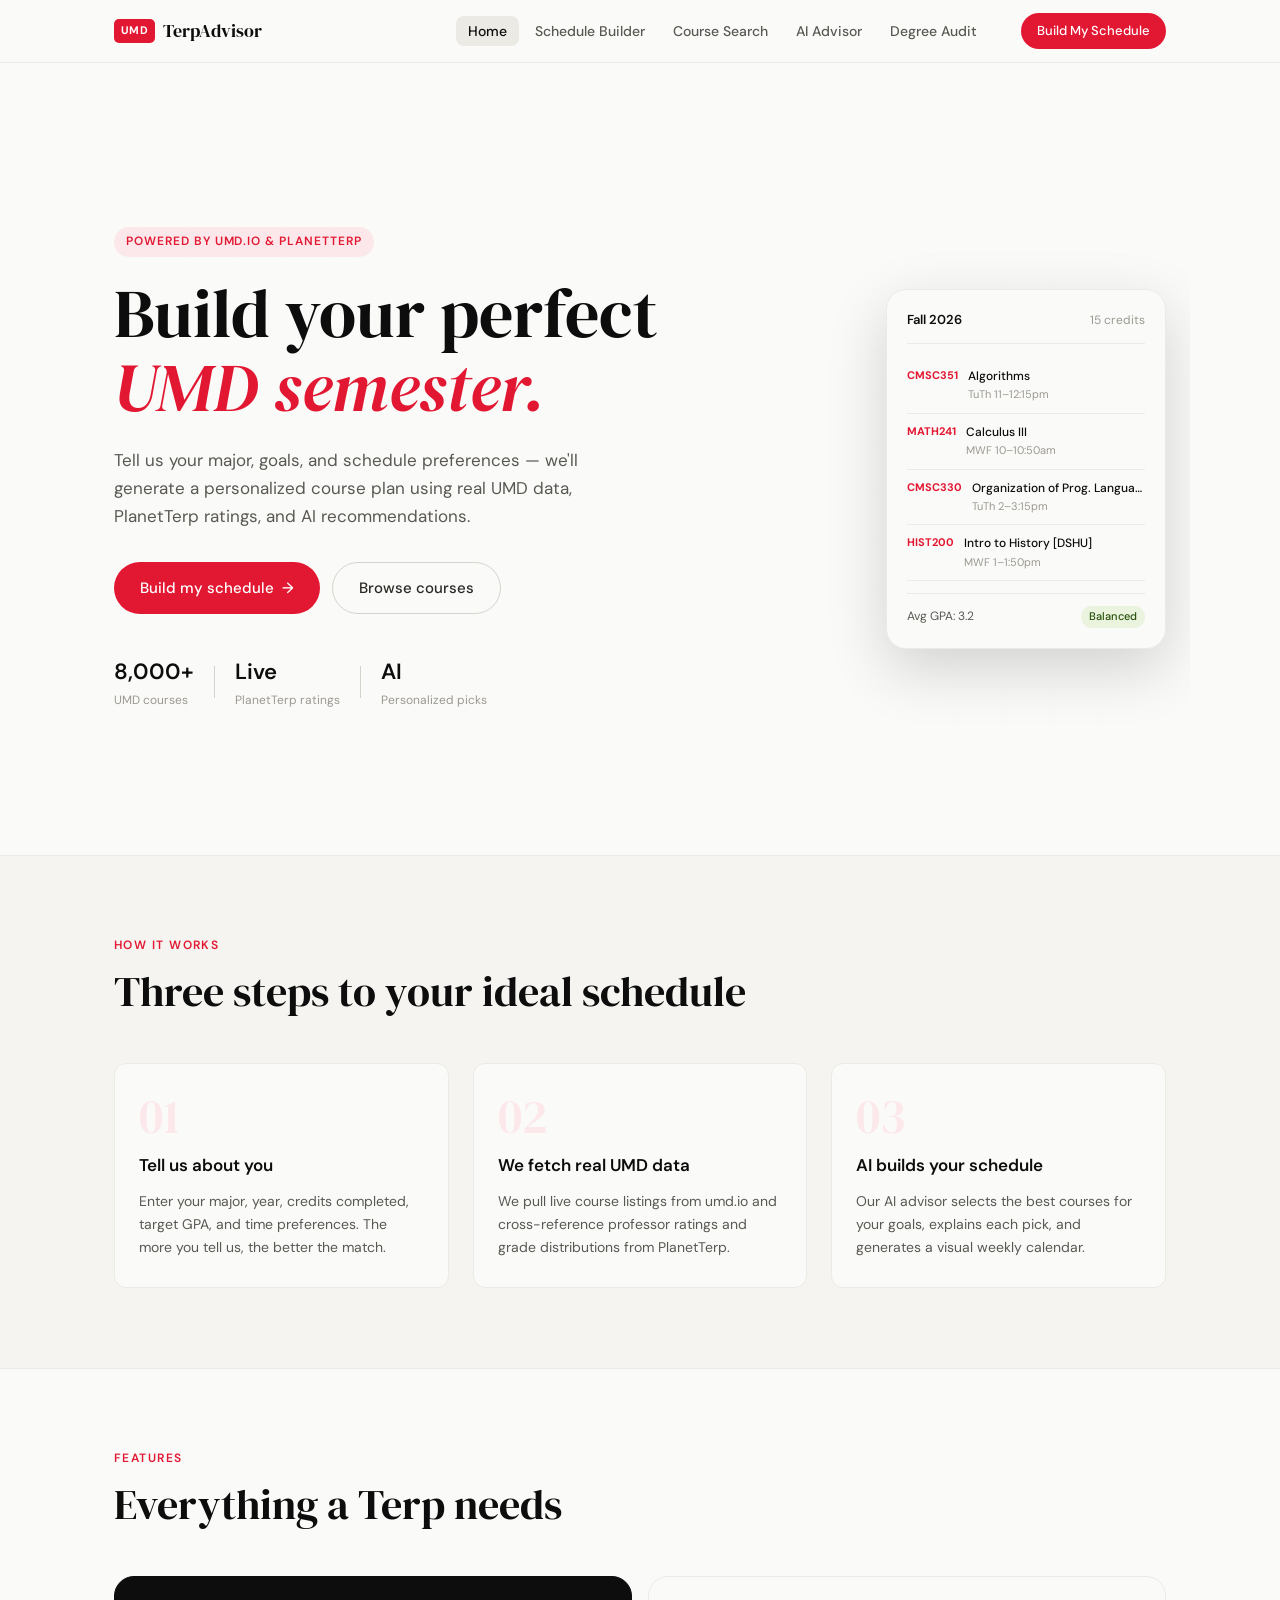
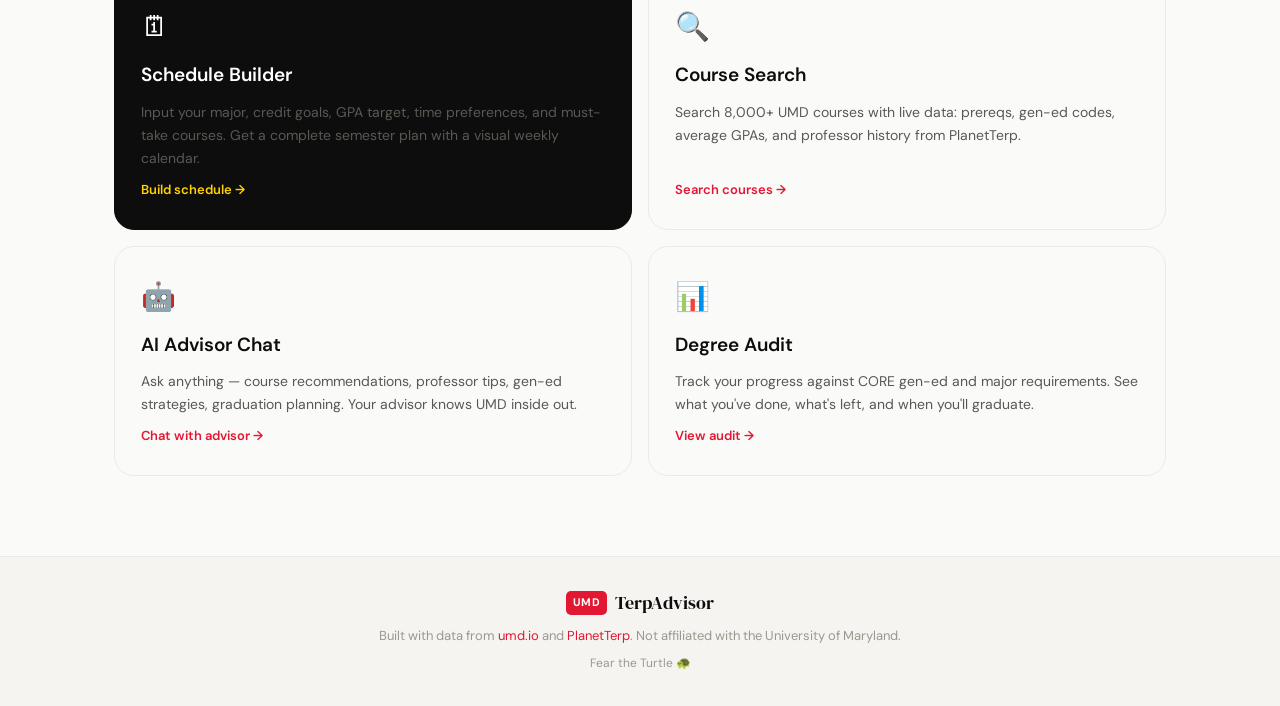
<file: index.html>
<!DOCTYPE html>
<html lang="en">
<head>
  <meta charset="UTF-8" />
  <meta name="viewport" content="width=device-width, initial-scale=1.0" />
  <title>TerpAdvisor — UMD Schedule Builder</title>
  <link rel="preconnect" href="https://fonts.googleapis.com" />
  <link rel="preconnect" href="https://fonts.gstatic.com" crossorigin />
  <link href="https://fonts.googleapis.com/css2?family=DM+Serif+Display:ital@0;1&family=DM+Sans:wght@300;400;500;600&display=swap" rel="stylesheet" />
  <link rel="stylesheet" href="css/style.css" />
</head>
<body>

  <!-- ── NAV ─────────────────────────────────────────── -->
  <header class="site-header">
    <nav class="nav-inner">
      <a href="index.html" class="logo">
        <span class="logo-badge">UMD</span>
        <span class="logo-text">TerpAdvisor</span>
      </a>
      <ul class="nav-links">
        <li><a href="index.html" class="nav-link active">Home</a></li>
        <li><a href="pages/builder.html" class="nav-link">Schedule Builder</a></li>
        <li><a href="pages/courses.html" class="nav-link">Course Search</a></li>
        <li><a href="pages/advisor.html" class="nav-link">AI Advisor</a></li>
        <li><a href="pages/audit.html" class="nav-link">Degree Audit</a></li>
      </ul>
      <a href="pages/builder.html" class="cta-btn">Build My Schedule</a>
      <button class="hamburger" id="hamburger" aria-label="Open menu">
        <span></span><span></span><span></span>
      </button>
    </nav>
    <div class="mobile-menu" id="mobileMenu">
      <a href="index.html">Home</a>
      <a href="pages/builder.html">Schedule Builder</a>
      <a href="pages/courses.html">Course Search</a>
      <a href="pages/advisor.html">AI Advisor</a>
      <a href="pages/audit.html">Degree Audit</a>
    </div>
  </header>

  <!-- ── HERO ─────────────────────────────────────────── -->
  <section class="hero">
    <div class="hero-bg">
      <div class="hero-grid"></div>
    </div>
    <div class="hero-content">
      <div class="hero-badge">Powered by umd.io &amp; PlanetTerp</div>
      <h1 class="hero-title">
        Build your perfect<br />
        <em>UMD semester.</em>
      </h1>
      <p class="hero-sub">Tell us your major, goals, and schedule preferences — we'll generate a personalized course plan using real UMD data, PlanetTerp ratings, and AI recommendations.</p>
      <div class="hero-actions">
        <a href="pages/builder.html" class="btn-primary">Build my schedule <span>→</span></a>
        <a href="pages/courses.html" class="btn-ghost">Browse courses</a>
      </div>
      <div class="hero-stats">
        <div class="hstat"><span class="hstat-n">8,000+</span><span class="hstat-l">UMD courses</span></div>
        <div class="hstat-div"></div>
        <div class="hstat"><span class="hstat-n">Live</span><span class="hstat-l">PlanetTerp ratings</span></div>
        <div class="hstat-div"></div>
        <div class="hstat"><span class="hstat-n">AI</span><span class="hstat-l">Personalized picks</span></div>
      </div>
    </div>
    <div class="hero-card-float">
      <div class="float-card">
        <div class="fc-header">
          <span class="fc-sem">Fall 2026</span>
          <span class="fc-cr">15 credits</span>
        </div>
        <div class="fc-course">
          <span class="fc-code">CMSC351</span>
          <span class="fc-name">Algorithms</span>
          <span class="fc-time">TuTh 11–12:15pm</span>
        </div>
        <div class="fc-course">
          <span class="fc-code">MATH241</span>
          <span class="fc-name">Calculus III</span>
          <span class="fc-time">MWF 10–10:50am</span>
        </div>
        <div class="fc-course">
          <span class="fc-code">CMSC330</span>
          <span class="fc-name">Organization of Prog. Languages</span>
          <span class="fc-time">TuTh 2–3:15pm</span>
        </div>
        <div class="fc-course">
          <span class="fc-code">HIST200</span>
          <span class="fc-name">Intro to History [DSHU]</span>
          <span class="fc-time">MWF 1–1:50pm</span>
        </div>
        <div class="fc-footer">
          <span class="fc-gpa">Avg GPA: 3.2</span>
          <span class="fc-tag">Balanced</span>
        </div>
      </div>
    </div>
  </section>

  <!-- ── HOW IT WORKS ──────────────────────────────────── -->
  <section class="how-section">
    <div class="container">
      <p class="section-eyebrow">How it works</p>
      <h2 class="section-title">Three steps to your ideal schedule</h2>
      <div class="steps-grid">
        <div class="step-card">
          <div class="step-num">01</div>
          <h3>Tell us about you</h3>
          <p>Enter your major, year, credits completed, target GPA, and time preferences. The more you tell us, the better the match.</p>
        </div>
        <div class="step-card">
          <div class="step-num">02</div>
          <h3>We fetch real UMD data</h3>
          <p>We pull live course listings from umd.io and cross-reference professor ratings and grade distributions from PlanetTerp.</p>
        </div>
        <div class="step-card">
          <div class="step-num">03</div>
          <h3>AI builds your schedule</h3>
          <p>Our AI advisor selects the best courses for your goals, explains each pick, and generates a visual weekly calendar.</p>
        </div>
      </div>
    </div>
  </section>

  <!-- ── FEATURES ──────────────────────────────────────── -->
  <section class="features-section">
    <div class="container">
      <p class="section-eyebrow">Features</p>
      <h2 class="section-title">Everything a Terp needs</h2>
      <div class="features-grid">
        <a href="pages/builder.html" class="feature-card feature-card--primary">
          <div class="feat-icon">🗓</div>
          <h3>Schedule Builder</h3>
          <p>Input your major, credit goals, GPA target, time preferences, and must-take courses. Get a complete semester plan with a visual weekly calendar.</p>
          <span class="feat-link">Build schedule →</span>
        </a>
        <a href="pages/courses.html" class="feature-card">
          <div class="feat-icon">🔍</div>
          <h3>Course Search</h3>
          <p>Search 8,000+ UMD courses with live data: prereqs, gen-ed codes, average GPAs, and professor history from PlanetTerp.</p>
          <span class="feat-link">Search courses →</span>
        </a>
        <a href="pages/advisor.html" class="feature-card">
          <div class="feat-icon">🤖</div>
          <h3>AI Advisor Chat</h3>
          <p>Ask anything — course recommendations, professor tips, gen-ed strategies, graduation planning. Your advisor knows UMD inside out.</p>
          <span class="feat-link">Chat with advisor →</span>
        </a>
        <a href="pages/audit.html" class="feature-card">
          <div class="feat-icon">📊</div>
          <h3>Degree Audit</h3>
          <p>Track your progress against CORE gen-ed and major requirements. See what you've done, what's left, and when you'll graduate.</p>
          <span class="feat-link">View audit →</span>
        </a>
      </div>
    </div>
  </section>

  <!-- ── FOOTER ─────────────────────────────────────────── -->
  <footer class="site-footer">
    <div class="container footer-inner">
      <div class="footer-brand">
        <span class="logo-badge">UMD</span>
        <span class="logo-text">TerpAdvisor</span>
      </div>
      <p class="footer-note">Built with data from <a href="https://umd.io" target="_blank">umd.io</a> and <a href="https://planetterp.com" target="_blank">PlanetTerp</a>. Not affiliated with the University of Maryland.</p>
      <p class="footer-note footer-copy">Fear the Turtle 🐢</p>
    </div>
  </footer>

  <script src="js/nav.js"></script>
</body>
</html>
</file>
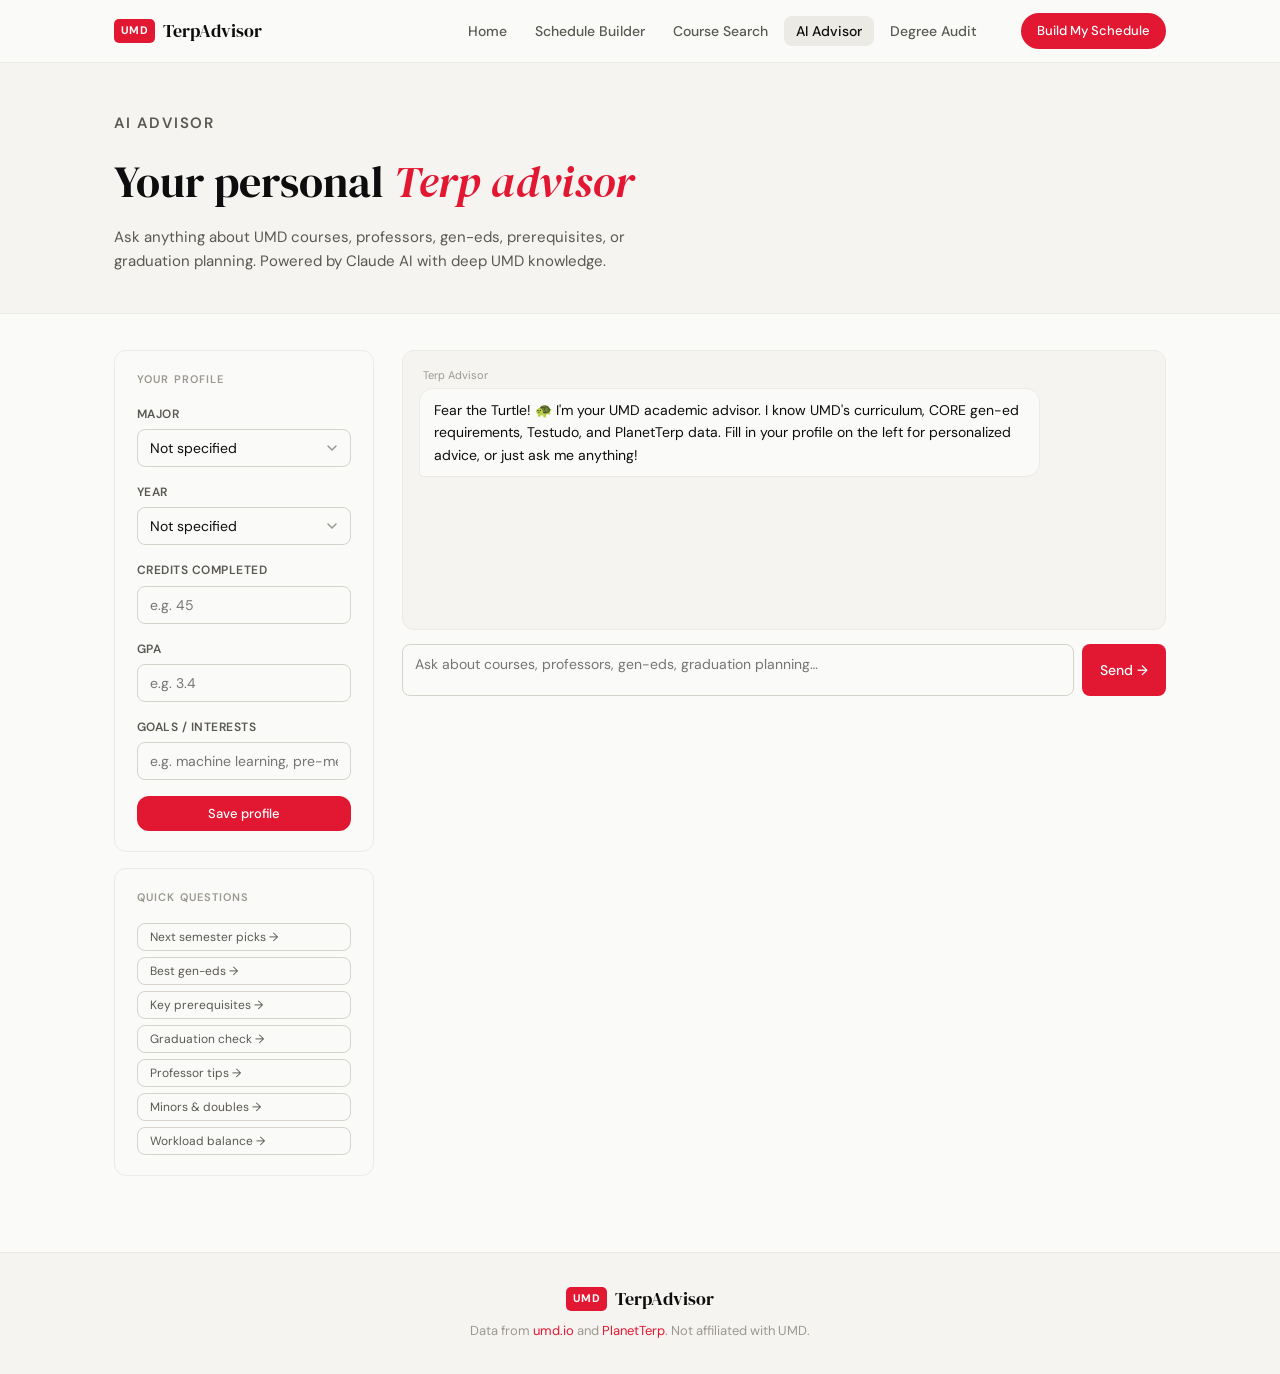
<file: pages/advisor.html>
<!DOCTYPE html>
<html lang="en">
<head>
  <meta charset="UTF-8"/>
  <meta name="viewport" content="width=device-width,initial-scale=1.0"/>
  <title>AI Advisor — TerpAdvisor</title>
  <link rel="preconnect" href="https://fonts.googleapis.com"/>
  <link rel="preconnect" href="https://fonts.gstatic.com" crossorigin/>
  <link href="https://fonts.googleapis.com/css2?family=DM+Serif+Display:ital@0;1&family=DM+Sans:wght@300;400;500;600&display=swap" rel="stylesheet"/>
  <link rel="stylesheet" href="../css/style.css"/>
</head>
<body>

<header class="site-header">
  <nav class="nav-inner">
    <a href="../index.html" class="logo">
      <span class="logo-badge">UMD</span><span class="logo-text">TerpAdvisor</span>
    </a>
    <ul class="nav-links">
      <li><a href="../index.html" class="nav-link">Home</a></li>
      <li><a href="builder.html" class="nav-link">Schedule Builder</a></li>
      <li><a href="courses.html" class="nav-link">Course Search</a></li>
      <li><a href="advisor.html" class="nav-link active">AI Advisor</a></li>
      <li><a href="audit.html" class="nav-link">Degree Audit</a></li>
    </ul>
    <a href="builder.html" class="cta-btn">Build My Schedule</a>
    <button class="hamburger" id="hamburger" aria-label="Open menu"><span></span><span></span><span></span></button>
  </nav>
  <div class="mobile-menu" id="mobileMenu">
    <a href="../index.html">Home</a>
    <a href="builder.html">Schedule Builder</a>
    <a href="courses.html">Course Search</a>
    <a href="advisor.html">AI Advisor</a>
    <a href="audit.html">Degree Audit</a>
  </div>
</header>

<section class="page-hero">
  <div class="container">
    <p class="section-eyebrow">AI Advisor</p>
    <h1>Your personal <em>Terp advisor</em></h1>
    <p>Ask anything about UMD courses, professors, gen-eds, prerequisites, or graduation planning. Powered by Claude AI with deep UMD knowledge.</p>
  </div>
</section>

<main class="page-body">
  <div class="container">
    <div style="display:grid;grid-template-columns:260px 1fr;gap:28px;align-items:start;">

      <!-- Sidebar: profile + quick prompts -->
      <div>
        <div class="card">
          <div class="card-title">Your profile</div>
          <div class="field">
            <label>Major</label>
            <select id="pMajor">
              <option value="">Not specified</option>
              <option value="Computer Science">Computer Science</option>
              <option value="Mathematics">Mathematics</option>
              <option value="Biology">Biology</option>
              <option value="Chemistry">Chemistry</option>
              <option value="Physics">Physics</option>
              <option value="Business">Business (BMGT)</option>
              <option value="Mechanical Engineering">Mechanical Engineering</option>
              <option value="Electrical Engineering">Electrical Engineering</option>
              <option value="Psychology">Psychology</option>
              <option value="Economics">Economics</option>
              <option value="English">English</option>
              <option value="History">History</option>
              <option value="Government & Politics">Government &amp; Politics</option>
            </select>
          </div>
          <div class="field">
            <label>Year</label>
            <select id="pYear">
              <option value="">Not specified</option>
              <option>Freshman</option>
              <option>Sophomore</option>
              <option>Junior</option>
              <option>Senior</option>
            </select>
          </div>
          <div class="field">
            <label>Credits completed</label>
            <input type="number" id="pCr" placeholder="e.g. 45" min="0" max="150"/>
          </div>
          <div class="field">
            <label>GPA</label>
            <input type="number" id="pGPA" placeholder="e.g. 3.4" min="0" max="4" step="0.1"/>
          </div>
          <div class="field">
            <label>Goals / interests</label>
            <input type="text" id="pGoals" placeholder="e.g. machine learning, pre-med"/>
          </div>
          <button class="btn-red" onclick="applyProfile()" style="font-size:13px;padding:9px;">Save profile</button>
          <div id="profileSaved" style="display:none;font-size:12px;color:#3B6D11;text-align:center;margin-top:8px;">✓ Profile saved</div>
        </div>

        <div class="card">
          <div class="card-title">Quick questions</div>
          <div style="display:flex;flex-direction:column;gap:6px;">
            <button class="chip" style="text-align:left;border-radius:8px;" onclick="sendQuick('What courses should I take next semester given my major and year?')">Next semester picks →</button>
            <button class="chip" style="text-align:left;border-radius:8px;" onclick="sendQuick('What are the easiest gen-ed courses at UMD that are also interesting?')">Best gen-eds →</button>
            <button class="chip" style="text-align:left;border-radius:8px;" onclick="sendQuick('What are the most important prerequisites I should complete ASAP?')">Key prerequisites →</button>
            <button class="chip" style="text-align:left;border-radius:8px;" onclick="sendQuick('Am I on track to graduate on time?')">Graduation check →</button>
            <button class="chip" style="text-align:left;border-radius:8px;" onclick="sendQuick('What professors should I look for when registering on Testudo?')">Professor tips →</button>
            <button class="chip" style="text-align:left;border-radius:8px;" onclick="sendQuick('What double majors or minors pair well with my major?')">Minors & doubles →</button>
            <button class="chip" style="text-align:left;border-radius:8px;" onclick="sendQuick('How do I balance a heavy workload semester at UMD?')">Workload balance →</button>
          </div>
        </div>
      </div>

      <!-- Chat area -->
      <div>
        <div class="chat-wrap" id="chatArea">
          <div class="msg assistant">
            <span class="msg-lbl">Terp Advisor</span>
            <div class="bubble">Fear the Turtle! 🐢 I'm your UMD academic advisor. I know UMD's curriculum, CORE gen-ed requirements, Testudo, and PlanetTerp data. Fill in your profile on the left for personalized advice, or just ask me anything!</div>
          </div>
        </div>
        <div class="chat-input-row">
          <textarea id="chatInput" placeholder="Ask about courses, professors, gen-eds, graduation planning…" onkeydown="if(event.key==='Enter'&&!event.shiftKey){event.preventDefault();sendMsg();}"></textarea>
          <button class="chat-send-btn" id="sendBtn" onclick="sendMsg()">Send →</button>
        </div>
      </div>

    </div>
  </div>
</main>

<footer class="site-footer">
  <div class="container footer-inner">
    <div class="footer-brand"><span class="logo-badge">UMD</span><span class="logo-text">TerpAdvisor</span></div>
    <p class="footer-note">Data from <a href="https://umd.io" target="_blank">umd.io</a> and <a href="https://planetterp.com" target="_blank">PlanetTerp</a>. Not affiliated with UMD.</p>
  </div>
</footer>

<script src="../js/api.js"></script>
<script src="../js/nav.js"></script>
<script>
let chatHistory = [];
let profile = {};

function getSystemPrompt() {
  const p = profile;
  const prof = p.major ? `Student profile: Major: ${p.major}, Year: ${p.year || 'unknown'}, Credits: ${p.cr || '?'}, GPA: ${p.gpa || '?'}, Goals: ${p.goals || 'not specified'}.` : '';
  return `You are a knowledgeable, friendly UMD (University of Maryland, College Park) academic advisor.
${prof}

Key UMD facts you know:
- Registration is through Testudo (testudo.umd.edu)
- Course data from umd.io; professor reviews and grade distributions from PlanetTerp (planetterp.com)
- CORE gen-ed system: FSAW (writing), FSMA (math), FSOC (oral comm), FSPW (pro writing), DSHU (humanities), DSNS/DSNL (natural science), DSSP (social science), DVUP/DVCC (diversity), SCIS (science/tech)
- CS major (CMSC): requires CMSC131, 132, 216, 250, 330, 351, plus math sequence MATH140/141/240/241
- Most UMD degrees require 120 credits total
- Semesters: Fall (August) and Spring (January)
- Always recommend checking PlanetTerp for professor reviews before registering

Be specific, helpful, and concise. Use bullet points for lists. Under 250 words unless a detailed plan is requested. Occasionally say "Fear the Turtle!" to feel authentic.`;
}

function applyProfile() {
  profile = {
    major: document.getElementById('pMajor').value,
    year: document.getElementById('pYear').value,
    cr: document.getElementById('pCr').value,
    gpa: document.getElementById('pGPA').value,
    goals: document.getElementById('pGoals').value,
  };
  const el = document.getElementById('profileSaved');
  el.style.display = 'block';
  setTimeout(() => el.style.display = 'none', 2500);
}

function appendMsg(role, text) {
  const area = document.getElementById('chatArea');
  const d = document.createElement('div');
  d.className = 'msg ' + role;
  d.innerHTML = `<span class="msg-lbl">${role === 'user' ? 'You' : 'Terp Advisor'}</span><div class="bubble"></div>`;
  d.querySelector('.bubble').textContent = text;
  area.appendChild(d);
  area.scrollTop = area.scrollHeight;
}

function showTyping() {
  const area = document.getElementById('chatArea');
  const d = document.createElement('div');
  d.className = 'msg assistant'; d.id = 'typing-ind';
  d.innerHTML = '<span class="msg-lbl">Terp Advisor</span><div class="bubble" style="padding:10px 14px;"><span class="typing-dot"></span><span class="typing-dot"></span><span class="typing-dot"></span></div>';
  area.appendChild(d);
  area.scrollTop = area.scrollHeight;
}

async function sendMsg() {
  const inp = document.getElementById('chatInput');
  const text = inp.value.trim();
  if (!text) return;
  document.getElementById('sendBtn').disabled = true;
  inp.value = '';
  appendMsg('user', text);
  chatHistory.push({ role: 'user', content: text });
  showTyping();
  try {
    const reply = await claudeChat(chatHistory, getSystemPrompt());
    document.getElementById('typing-ind')?.remove();
    appendMsg('assistant', reply);
    chatHistory.push({ role: 'assistant', content: reply });
  } catch {
    document.getElementById('typing-ind')?.remove();
    appendMsg('assistant', 'Something went wrong. Please try again.');
  }
  document.getElementById('sendBtn').disabled = false;
}

function sendQuick(text) {
  document.getElementById('chatInput').value = text;
  sendMsg();
}

// Handle ?q= param from course search links
window.addEventListener('DOMContentLoaded', () => {
  const q = new URLSearchParams(location.search).get('q');
  if (q) sendQuick(q);
});
</script>
</body>
</html>
</file>
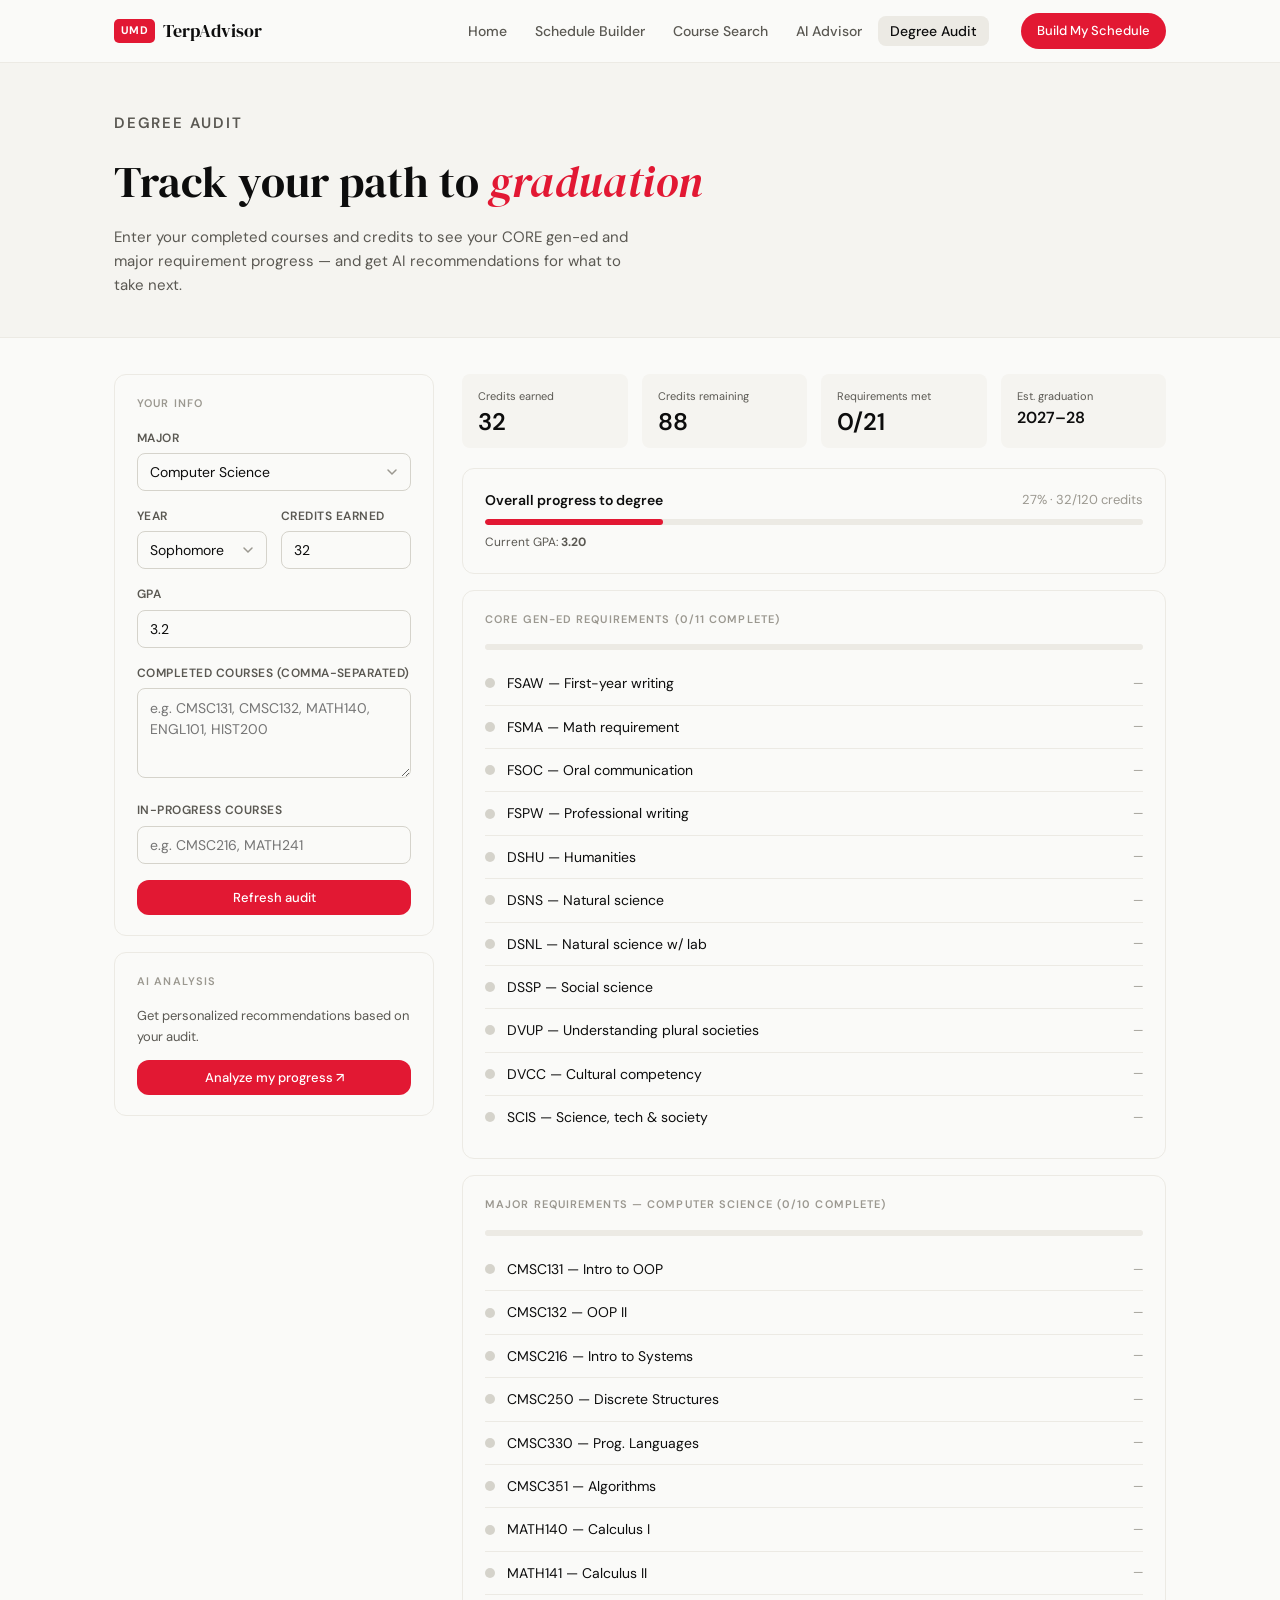
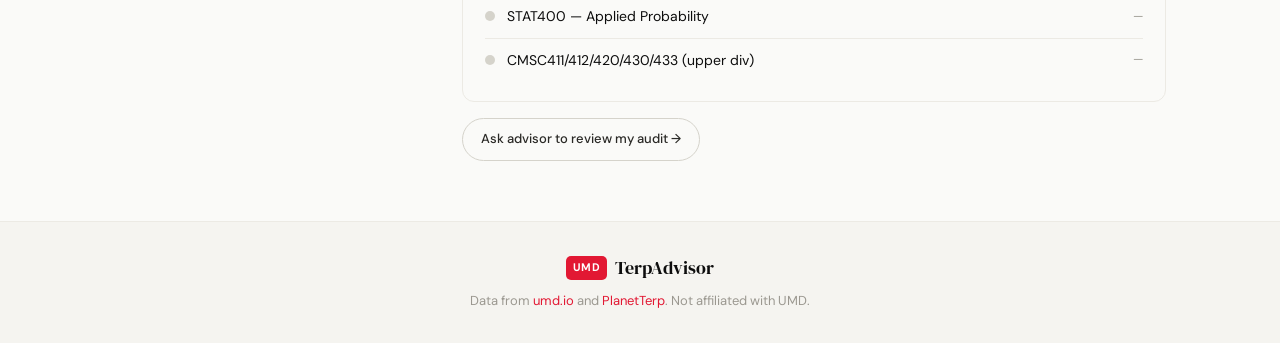
<file: pages/audit.html>
<!DOCTYPE html>
<html lang="en">
<head>
  <meta charset="UTF-8"/>
  <meta name="viewport" content="width=device-width,initial-scale=1.0"/>
  <title>Degree Audit — TerpAdvisor</title>
  <link rel="preconnect" href="https://fonts.googleapis.com"/>
  <link rel="preconnect" href="https://fonts.gstatic.com" crossorigin/>
  <link href="https://fonts.googleapis.com/css2?family=DM+Serif+Display:ital@0;1&family=DM+Sans:wght@300;400;500;600&display=swap" rel="stylesheet"/>
  <link rel="stylesheet" href="../css/style.css"/>
</head>
<body>

<header class="site-header">
  <nav class="nav-inner">
    <a href="../index.html" class="logo">
      <span class="logo-badge">UMD</span><span class="logo-text">TerpAdvisor</span>
    </a>
    <ul class="nav-links">
      <li><a href="../index.html" class="nav-link">Home</a></li>
      <li><a href="builder.html" class="nav-link">Schedule Builder</a></li>
      <li><a href="courses.html" class="nav-link">Course Search</a></li>
      <li><a href="advisor.html" class="nav-link">AI Advisor</a></li>
      <li><a href="audit.html" class="nav-link active">Degree Audit</a></li>
    </ul>
    <a href="builder.html" class="cta-btn">Build My Schedule</a>
    <button class="hamburger" id="hamburger" aria-label="Open menu"><span></span><span></span><span></span></button>
  </nav>
  <div class="mobile-menu" id="mobileMenu">
    <a href="../index.html">Home</a>
    <a href="builder.html">Schedule Builder</a>
    <a href="courses.html">Course Search</a>
    <a href="advisor.html">AI Advisor</a>
    <a href="audit.html">Degree Audit</a>
  </div>
</header>

<section class="page-hero">
  <div class="container">
    <p class="section-eyebrow">Degree Audit</p>
    <h1>Track your path to <em>graduation</em></h1>
    <p>Enter your completed courses and credits to see your CORE gen-ed and major requirement progress — and get AI recommendations for what to take next.</p>
  </div>
</section>

<main class="page-body">
  <div class="container">
    <div style="display:grid;grid-template-columns:320px 1fr;gap:28px;align-items:start;">

      <!-- Left: Inputs -->
      <div>
        <div class="card">
          <div class="card-title">Your info</div>
          <div class="field">
            <label>Major</label>
            <select id="aMajor" onchange="refreshAudit()">
              <option value="CMSC">Computer Science</option>
              <option value="MATH">Mathematics</option>
              <option value="BIOL">Biology</option>
              <option value="CHEM">Chemistry</option>
              <option value="PHYS">Physics</option>
              <option value="BMGT">Business (BMGT)</option>
              <option value="ENME">Mechanical Engineering</option>
              <option value="ENEE">Electrical Engineering</option>
              <option value="PSYC">Psychology</option>
              <option value="ECON">Economics</option>
              <option value="ENGL">English</option>
              <option value="HIST">History</option>
              <option value="GVPT">Government &amp; Politics</option>
              <option value="KNES">Kinesiology</option>
              <option value="SOCY">Sociology</option>
            </select>
          </div>
          <div class="g2">
            <div class="field">
              <label>Year</label>
              <select id="aYear" onchange="refreshAudit()">
                <option>Freshman</option>
                <option selected>Sophomore</option>
                <option>Junior</option>
                <option>Senior</option>
              </select>
            </div>
            <div class="field">
              <label>Credits earned</label>
              <input type="number" id="aCr" value="32" min="0" max="150" onchange="refreshAudit()"/>
            </div>
          </div>
          <div class="field">
            <label>GPA</label>
            <input type="number" id="aGPA" value="3.2" min="0" max="4" step="0.1" onchange="refreshAudit()"/>
          </div>
          <div class="field">
            <label>Completed courses (comma-separated)</label>
            <textarea id="aDone" placeholder="e.g. CMSC131, CMSC132, MATH140, ENGL101, HIST200" style="height:90px;" oninput="refreshAudit()"></textarea>
          </div>
          <div class="field">
            <label>In-progress courses</label>
            <input type="text" id="aInProg" placeholder="e.g. CMSC216, MATH241" onchange="refreshAudit()"/>
          </div>
          <button class="btn-red" onclick="refreshAudit()" style="font-size:13px;padding:9px;">Refresh audit</button>
        </div>

        <div class="card">
          <div class="card-title">AI analysis</div>
          <p style="font-size:13px;color:#5A5852;margin-bottom:12px;">Get personalized recommendations based on your audit.</p>
          <button class="btn-red" id="analyzeBtn" onclick="analyzeAudit()" style="font-size:13px;padding:9px;">Analyze my progress ↗</button>
          <div id="aiAnalysis" style="margin-top:14px;font-size:13px;color:#2A2926;line-height:1.65;display:none;"></div>
        </div>
      </div>

      <!-- Right: Audit output -->
      <div id="auditOutput"></div>

    </div>
  </div>
</main>

<footer class="site-footer">
  <div class="container footer-inner">
    <div class="footer-brand"><span class="logo-badge">UMD</span><span class="logo-text">TerpAdvisor</span></div>
    <p class="footer-note">Data from <a href="https://umd.io" target="_blank">umd.io</a> and <a href="https://planetterp.com" target="_blank">PlanetTerp</a>. Not affiliated with UMD.</p>
  </div>
</footer>

<script src="../js/api.js"></script>
<script src="../js/nav.js"></script>
<script>
const CORE_REQS = [
  { id: 'FSAW', name: 'FSAW — First-year writing', credits: 3, keys: ['engl101','engl10'] },
  { id: 'FSMA', name: 'FSMA — Math requirement', credits: 3, keys: ['math140','math113','stat100','math115'] },
  { id: 'FSOC', name: 'FSOC — Oral communication', credits: 3, keys: ['comm107','comm108'] },
  { id: 'FSPW', name: 'FSPW — Professional writing', credits: 3, keys: ['engl393','engl394','bmgt'] },
  { id: 'DSHU', name: 'DSHU — Humanities', credits: 6, keys: ['arth','musc','phil','engl2','hist','ling','clas','jwst','aosc'] },
  { id: 'DSNS', name: 'DSNS — Natural science', credits: 4, keys: ['chem','biol','phys','geol','atoc'] },
  { id: 'DSNL', name: 'DSNL — Natural science w/ lab', credits: 4, keys: ['chem1','biol1','phys1'] },
  { id: 'DSSP', name: 'DSSP — Social science', credits: 6, keys: ['psyc','socy','gvpt','econ','anth','geog'] },
  { id: 'DVUP', name: 'DVUP — Understanding plural societies', credits: 3, keys: ['aasp','wmst','lasp','aast'] },
  { id: 'DVCC', name: 'DVCC — Cultural competency', credits: 3, keys: ['arab','chin','fren','germ','span','jpn','kore'] },
  { id: 'SCIS', name: 'SCIS — Science, tech & society', credits: 3, keys: ['infm','ence','enme','enee','inst'] },
];

const MAJOR_REQS = {
  CMSC: [
    { name: 'CMSC131 — Intro to OOP', keys: ['cmsc131'] },
    { name: 'CMSC132 — OOP II', keys: ['cmsc132'] },
    { name: 'CMSC216 — Intro to Systems', keys: ['cmsc216'] },
    { name: 'CMSC250 — Discrete Structures', keys: ['cmsc250'] },
    { name: 'CMSC330 — Prog. Languages', keys: ['cmsc330'] },
    { name: 'CMSC351 — Algorithms', keys: ['cmsc351'] },
    { name: 'MATH140 — Calculus I', keys: ['math140'] },
    { name: 'MATH141 — Calculus II', keys: ['math141'] },
    { name: 'STAT400 — Applied Probability', keys: ['stat400','stat401'] },
    { name: 'CMSC411/412/420/430/433 (upper div)', keys: ['cmsc4'] },
  ],
  MATH: [
    { name: 'MATH140 — Calculus I', keys: ['math140'] },
    { name: 'MATH141 — Calculus II', keys: ['math141'] },
    { name: 'MATH240 — Linear Algebra', keys: ['math240'] },
    { name: 'MATH241 — Calculus III', keys: ['math241'] },
    { name: 'MATH246 — Differential Equations', keys: ['math246'] },
    { name: 'MATH310 — Intro to Proofs', keys: ['math310'] },
    { name: 'MATH401 — Advanced Calculus', keys: ['math401'] },
    { name: 'MATH403 — Abstract Algebra', keys: ['math403'] },
  ],
  BIOL: [
    { name: 'BIOL101 — Intro to Biology I', keys: ['biol101'] },
    { name: 'BIOL106 — Intro to Biology II', keys: ['biol106'] },
    { name: 'CHEM131 — Chemistry I', keys: ['chem131'] },
    { name: 'CHEM132 — Chemistry II', keys: ['chem132'] },
    { name: 'MATH140 — Calculus I', keys: ['math140'] },
    { name: 'BIOL301 — Genetics', keys: ['biol301'] },
    { name: 'BIOL311 — Cell Biology & Biochem', keys: ['biol311'] },
  ],
  default: [
    { name: 'Core introductory course', keys: [] },
    { name: 'Core intermediate course', keys: [] },
    { name: 'Upper division requirements', keys: [] },
  ]
};

function getDone() { return (document.getElementById('aDone').value || '').toLowerCase(); }
function getInProg() { return (document.getElementById('aInProg').value || '').toLowerCase(); }

function checkReq(req, done, inProg) {
  if (!req.keys.length) return 'miss';
  const found = req.keys.some(k => done.includes(k));
  if (found) return 'done';
  const prog = req.keys.some(k => inProg.includes(k));
  if (prog) return 'prog';
  return 'miss';
}

function refreshAudit() {
  const major = document.getElementById('aMajor').value;
  const year = document.getElementById('aYear').value;
  const cr = parseInt(document.getElementById('aCr').value) || 0;
  const gpa = parseFloat(document.getElementById('aGPA').value) || 0;
  const done = getDone();
  const inProg = getInProg();
  const needed = 120;
  const pct = Math.min(100, Math.round(cr / needed * 100));
  const gradMap = { Freshman: '2028–29', Sophomore: '2027–28', Junior: '2026–27', Senior: '2025–26' };

  let coreMetCount = 0;
  const coreRows = CORE_REQS.map(r => {
    const status = checkReq(r, done, inProg);
    if (status === 'done') coreMetCount++;
    return { ...r, status };
  });

  const majorReqs = MAJOR_REQS[major] || MAJOR_REQS.default;
  let majMetCount = 0;
  const majorRows = majorReqs.map(r => {
    const status = checkReq(r, done, inProg);
    if (status === 'done') majMetCount++;
    return { ...r, status };
  });

  const totalMet = coreMetCount + majMetCount;
  const totalReqs = CORE_REQS.length + majorReqs.length;

  function reqRows(rows) {
    return rows.map(r => `
      <div class="req-row">
        <div class="req-dot ${r.status}"></div>
        <div class="req-label">${r.name}</div>
        <div class="req-status">${r.status === 'done' ? '✓ Done' : r.status === 'prog' ? '⏳ In progress' : '—'}</div>
      </div>`).join('');
  }

  document.getElementById('auditOutput').innerHTML = `
    <div class="g4" style="margin-bottom:20px;">
      <div class="stat-card"><div class="lbl">Credits earned</div><div class="val">${cr}</div></div>
      <div class="stat-card"><div class="lbl">Credits remaining</div><div class="val">${Math.max(0, needed - cr)}</div></div>
      <div class="stat-card"><div class="lbl">Requirements met</div><div class="val">${totalMet}/${totalReqs}</div></div>
      <div class="stat-card"><div class="lbl">Est. graduation</div><div class="val" style="font-size:16px;">${gradMap[year] || '—'}</div></div>
    </div>

    <div class="card" style="margin-bottom:16px;">
      <div style="display:flex;justify-content:space-between;align-items:center;margin-bottom:6px;">
        <span style="font-size:14px;font-weight:600;">Overall progress to degree</span>
        <span style="font-size:13px;color:#9B9890;">${pct}% · ${cr}/${needed} credits</span>
      </div>
      <div class="progress-wrap"><div class="progress-fill" style="width:${pct}%;"></div></div>
      ${gpa ? `<div style="font-size:12px;color:#5A5852;margin-top:6px;">Current GPA: <strong>${gpa.toFixed(2)}</strong></div>` : ''}
    </div>

    <div class="card" style="margin-bottom:16px;">
      <div class="card-title">CORE gen-ed requirements (${coreMetCount}/${CORE_REQS.length} complete)</div>
      <div class="progress-wrap"><div class="progress-fill" style="width:${Math.round(coreMetCount/CORE_REQS.length*100)}%;"></div></div>
      <div style="margin-top:12px;">${reqRows(coreRows)}</div>
    </div>

    <div class="card">
      <div class="card-title">Major requirements — ${document.getElementById('aMajor').options[document.getElementById('aMajor').selectedIndex].text} (${majMetCount}/${majorRows.length} complete)</div>
      <div class="progress-wrap"><div class="progress-fill" style="width:${Math.round(majMetCount/majorRows.length*100)}%;"></div></div>
      <div style="margin-top:12px;">${reqRows(majorRows)}</div>
    </div>

    <div style="margin-top:8px;">
      <a href="advisor.html?q=${encodeURIComponent('Review my degree audit: I am a ' + year + ' ' + document.getElementById('aMajor').options[document.getElementById('aMajor').selectedIndex].text + ' with ' + cr + ' credits and GPA ' + gpa + '. I have completed: ' + done + '. What should I focus on next semester?')}" class="btn-ghost" style="font-size:13px;padding:10px 18px;">Ask advisor to review my audit →</a>
    </div>`;
}

async function analyzeAudit() {
  const btn = document.getElementById('analyzeBtn');
  btn.disabled = true; btn.textContent = '⏳ Analyzing…';
  const aiDiv = document.getElementById('aiAnalysis');
  aiDiv.style.display = 'block';
  aiDiv.textContent = 'Generating AI analysis…';

  const major = document.getElementById('aMajor').options[document.getElementById('aMajor').selectedIndex].text;
  const year = document.getElementById('aYear').value;
  const cr = document.getElementById('aCr').value;
  const gpa = document.getElementById('aGPA').value;
  const done = getDone();
  const inProg = getInProg();

  const prompt = `You are a UMD academic advisor. A student has the following profile:
- Major: ${major}, Year: ${year}
- Credits earned: ${cr}/120, GPA: ${gpa}
- Completed courses: ${done || 'none listed'}
- In progress: ${inProg || 'none'}

Based on their UMD CORE gen-ed requirements and major requirements, give them:
1. A brief status summary (1-2 sentences)
2. Top 3 most urgent courses/requirements to tackle next semester
3. One piece of strategic advice for their graduation timeline

Be concise and specific to UMD. Under 200 words.`;

  try {
    const reply = await claudeChat([{ role: 'user', content: prompt }],
      'You are a UMD academic advisor. Give concise, specific, actionable advice. Fear the Turtle!');
    aiDiv.textContent = reply;
  } catch {
    aiDiv.textContent = 'Could not generate analysis. Please try again.';
  }
  btn.disabled = false; btn.textContent = 'Analyze my progress ↗';
}

refreshAudit();
</script>
</body>
</html>
</file>
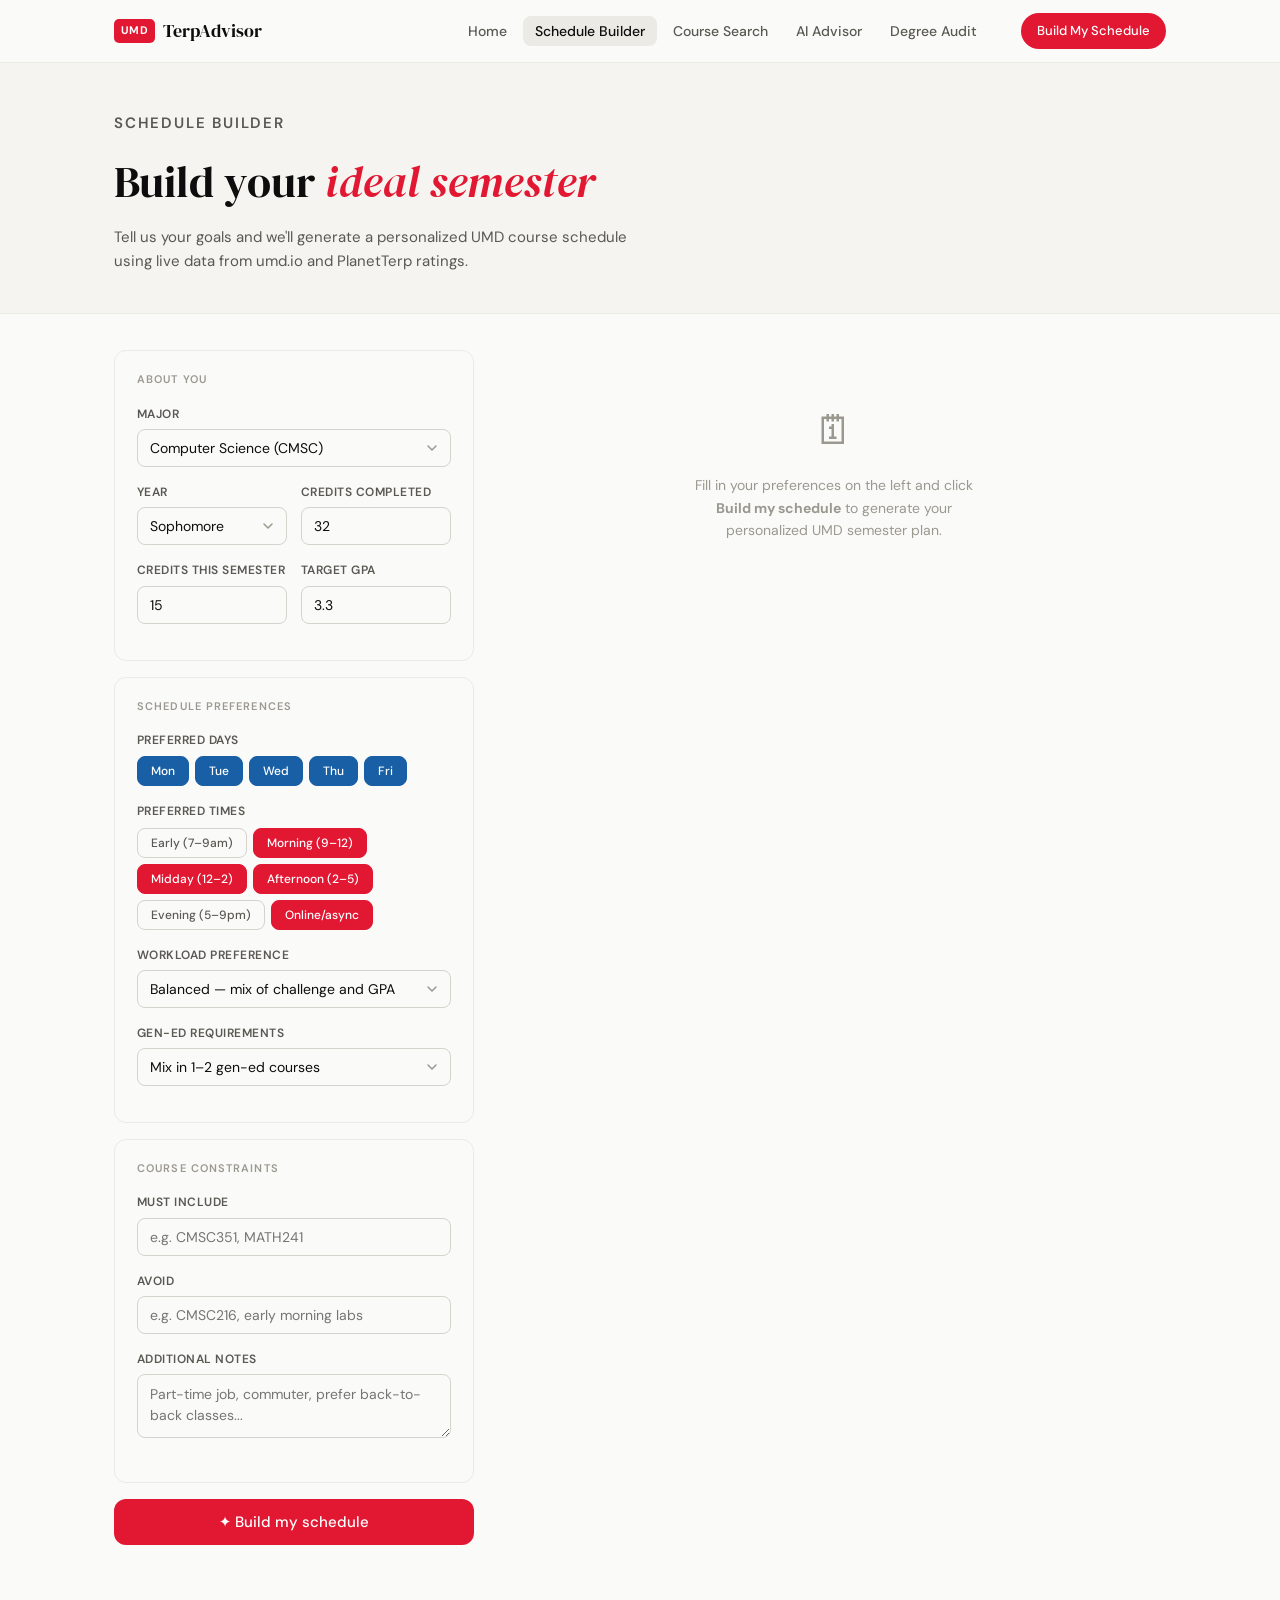
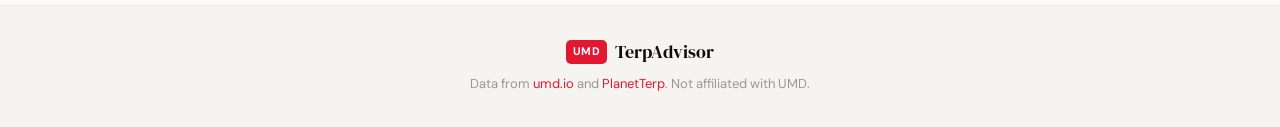
<file: pages/builder.html>
<!DOCTYPE html>
<html lang="en">
<head>
  <meta charset="UTF-8"/>
  <meta name="viewport" content="width=device-width,initial-scale=1.0"/>
  <title>Schedule Builder — TerpAdvisor</title>
  <link rel="preconnect" href="https://fonts.googleapis.com"/>
  <link rel="preconnect" href="https://fonts.gstatic.com" crossorigin/>
  <link href="https://fonts.googleapis.com/css2?family=DM+Serif+Display:ital@0;1&family=DM+Sans:wght@300;400;500;600&display=swap" rel="stylesheet"/>
  <link rel="stylesheet" href="../css/style.css"/>
</head>
<body>

<header class="site-header">
  <nav class="nav-inner">
    <a href="../index.html" class="logo">
      <span class="logo-badge">UMD</span>
      <span class="logo-text">TerpAdvisor</span>
    </a>
    <ul class="nav-links">
      <li><a href="../index.html" class="nav-link">Home</a></li>
      <li><a href="builder.html" class="nav-link active">Schedule Builder</a></li>
      <li><a href="courses.html" class="nav-link">Course Search</a></li>
      <li><a href="advisor.html" class="nav-link">AI Advisor</a></li>
      <li><a href="audit.html" class="nav-link">Degree Audit</a></li>
    </ul>
    <a href="builder.html" class="cta-btn">Build My Schedule</a>
    <button class="hamburger" id="hamburger" aria-label="Open menu"><span></span><span></span><span></span></button>
  </nav>
  <div class="mobile-menu" id="mobileMenu">
    <a href="../index.html">Home</a>
    <a href="builder.html">Schedule Builder</a>
    <a href="courses.html">Course Search</a>
    <a href="advisor.html">AI Advisor</a>
    <a href="audit.html">Degree Audit</a>
  </div>
</header>

<section class="page-hero">
  <div class="container">
    <p class="section-eyebrow">Schedule Builder</p>
    <h1>Build your <em>ideal semester</em></h1>
    <p>Tell us your goals and we'll generate a personalized UMD course schedule using live data from umd.io and PlanetTerp ratings.</p>
  </div>
</section>

<main class="page-body">
  <div class="container">
    <div style="display:grid;grid-template-columns:360px 1fr;gap:28px;align-items:start;">

      <!-- ── LEFT: Inputs ─────────────────────────────── -->
      <div id="inputPanel">

        <div class="card">
          <div class="card-title">About you</div>
          <div class="field">
            <label>Major</label>
            <select id="bMajor">
              <option value="CMSC">Computer Science (CMSC)</option>
              <option value="MATH">Mathematics (MATH)</option>
              <option value="BIOL">Biology (BIOL)</option>
              <option value="CHEM">Chemistry (CHEM)</option>
              <option value="PHYS">Physics (PHYS)</option>
              <option value="BMGT">Business (BMGT)</option>
              <option value="ENME">Mechanical Engineering (ENME)</option>
              <option value="ENEE">Electrical Engineering (ENEE)</option>
              <option value="PSYC">Psychology (PSYC)</option>
              <option value="ECON">Economics (ECON)</option>
              <option value="ENGL">English (ENGL)</option>
              <option value="HIST">History (HIST)</option>
              <option value="GVPT">Government &amp; Politics (GVPT)</option>
              <option value="KNES">Kinesiology (KNES)</option>
              <option value="SOCY">Sociology (SOCY)</option>
            </select>
          </div>
          <div class="g2">
            <div class="field">
              <label>Year</label>
              <select id="bYear">
                <option value="Freshman">Freshman</option>
                <option value="Sophomore" selected>Sophomore</option>
                <option value="Junior">Junior</option>
                <option value="Senior">Senior</option>
              </select>
            </div>
            <div class="field">
              <label>Credits completed</label>
              <input type="number" id="bCrDone" value="32" min="0" max="120"/>
            </div>
          </div>
          <div class="g2">
            <div class="field">
              <label>Credits this semester</label>
              <input type="number" id="bCrWant" value="15" min="9" max="21"/>
            </div>
            <div class="field">
              <label>Target GPA</label>
              <input type="number" id="bGPA" value="3.3" min="2.0" max="4.0" step="0.1"/>
            </div>
          </div>
        </div>

        <div class="card">
          <div class="card-title">Schedule preferences</div>
          <div class="field">
            <label>Preferred days</label>
            <div class="toggle-group">
              <button class="tog-btn on-blue" data-val="M" onclick="toggleBtn(this,'on-blue')">Mon</button>
              <button class="tog-btn on-blue" data-val="Tu" onclick="toggleBtn(this,'on-blue')">Tue</button>
              <button class="tog-btn on-blue" data-val="W" onclick="toggleBtn(this,'on-blue')">Wed</button>
              <button class="tog-btn on-blue" data-val="Th" onclick="toggleBtn(this,'on-blue')">Thu</button>
              <button class="tog-btn on-blue" data-val="F" onclick="toggleBtn(this,'on-blue')">Fri</button>
            </div>
          </div>
          <div class="field">
            <label>Preferred times</label>
            <div class="toggle-group">
              <button class="tog-btn" data-val="early" onclick="toggleBtn(this,'on')">Early (7–9am)</button>
              <button class="tog-btn on" data-val="morning" onclick="toggleBtn(this,'on')">Morning (9–12)</button>
              <button class="tog-btn on" data-val="midday" onclick="toggleBtn(this,'on')">Midday (12–2)</button>
              <button class="tog-btn on" data-val="afternoon" onclick="toggleBtn(this,'on')">Afternoon (2–5)</button>
              <button class="tog-btn" data-val="evening" onclick="toggleBtn(this,'on')">Evening (5–9pm)</button>
              <button class="tog-btn on" data-val="online" onclick="toggleBtn(this,'on')">Online/async</button>
            </div>
          </div>
          <div class="field">
            <label>Workload preference</label>
            <select id="bWorkload">
              <option value="light">Light — prioritize easy graders</option>
              <option value="balanced" selected>Balanced — mix of challenge and GPA</option>
              <option value="challenging">Challenging — push my limits</option>
            </select>
          </div>
          <div class="field">
            <label>Gen-ed requirements</label>
            <select id="bGened">
              <option value="none">No gen-eds needed right now</option>
              <option value="some" selected>Mix in 1–2 gen-ed courses</option>
              <option value="heavy">Heavy gen-ed semester</option>
            </select>
          </div>
        </div>

        <div class="card">
          <div class="card-title">Course constraints</div>
          <div class="field">
            <label>Must include</label>
            <input type="text" id="bMustIn" placeholder="e.g. CMSC351, MATH241"/>
          </div>
          <div class="field">
            <label>Avoid</label>
            <input type="text" id="bAvoid" placeholder="e.g. CMSC216, early morning labs"/>
          </div>
          <div class="field">
            <label>Additional notes</label>
            <textarea id="bNotes" placeholder="Part-time job, commuter, prefer back-to-back classes..." style="height:64px;"></textarea>
          </div>
        </div>

        <button class="btn-red" id="genBtn" onclick="buildSchedule()">
          ✦ Build my schedule
        </button>

      </div>

      <!-- ── RIGHT: Result ───────────────────────────── -->
      <div id="resultPanel">
        <div class="empty-state" id="emptyState">
          <div class="empty-state-icon">🗓</div>
          <p>Fill in your preferences on the left and click <strong>Build my schedule</strong> to generate your personalized UMD semester plan.</p>
        </div>
        <div id="schedResult" style="display:none;"></div>
      </div>

    </div>
  </div>
</main>

<footer class="site-footer">
  <div class="container footer-inner">
    <div class="footer-brand"><span class="logo-badge">UMD</span><span class="logo-text">TerpAdvisor</span></div>
    <p class="footer-note">Data from <a href="https://umd.io" target="_blank">umd.io</a> and <a href="https://planetterp.com" target="_blank">PlanetTerp</a>. Not affiliated with UMD.</p>
  </div>
</footer>

<script src="../js/api.js"></script>
<script src="../js/nav.js"></script>
<script>
function toggleBtn(btn, cls) { btn.classList.toggle(cls); }

function getPrefs() {
  const days = [...document.querySelectorAll('.tog-btn.on-blue')].map(b => b.dataset.val);
  const times = [...document.querySelectorAll('.tog-btn.on')].map(b => b.dataset.val);
  const sel = id => document.getElementById(id);
  const majorOpts = sel('bMajor');
  return {
    major: sel('bMajor').value,
    majorName: majorOpts.options[majorOpts.selectedIndex].text,
    year: sel('bYear').value,
    crDone: parseInt(sel('bCrDone').value) || 32,
    crWant: parseInt(sel('bCrWant').value) || 15,
    gpa: parseFloat(sel('bGPA').value) || 3.3,
    workload: sel('bWorkload').value,
    gened: sel('bGened').value,
    mustIn: (sel('bMustIn').value || '').trim(),
    avoid: (sel('bAvoid').value || '').trim(),
    notes: (sel('bNotes').value || '').trim(),
    days, times,
  };
}

async function buildSchedule() {
  const btn = document.getElementById('genBtn');
  btn.disabled = true;
  btn.textContent = '⏳ Fetching UMD course data...';
  document.getElementById('emptyState').style.display = 'none';
  const res = document.getElementById('schedResult');
  res.style.display = 'block';
  res.innerHTML = `<div class="empty-state"><div class="empty-state-icon">🔄</div><p>Pulling courses from umd.io and building your schedule with AI…</p></div>`;

  const p = getPrefs();
  let courses = [];

  try {
    const depts = [p.major];
    if (p.gened === 'some') depts.push('ENGL', 'HIST');
    if (p.gened === 'heavy') depts.push('ENGL', 'HIST', 'PSYC', 'SOCY', 'KNES');

    for (const dept of depts) {
      try {
        const arr = await umdCourses(dept, 15);
        courses.push(...arr);
      } catch(e) {}
    }

    if (p.mustIn) {
      const codes = p.mustIn.split(',').map(s => s.trim()).filter(Boolean);
      for (const code of codes) {
        try { const c = await umdCourseById(code); if (c) courses.push({ ...c, _forced: true }); } catch(e) {}
      }
    }
  } catch(e) {}

  btn.textContent = '⏳ AI is crafting your schedule...';

  const courseList = courses.slice(0, 40)
    .map(c => `${c.course_id}: ${c.name} (${c.credits || 3}cr)${(c.gen_ed || []).length ? ' [GenEd:' + c.gen_ed.join(',') + ']' : ''}${(c.relationships?.prereqs || []).length ? ' [Prereq]' : ''}`)
    .join('\n');

  const prompt = `You are building a UMD semester schedule. Student profile:
- Major: ${p.majorName} (${p.major})
- Year: ${p.year}, Credits completed: ${p.crDone}
- Wants: ~${p.crWant} credits, ${Math.round(p.crWant / 3)} courses
- Target GPA: ${p.gpa}
- Workload: ${p.workload}
- Gen-eds needed: ${p.gened}
- Preferred days: ${p.days.join(', ') || 'any'}
- Preferred times: ${p.times.join(', ') || 'any'}
- Must include: ${p.mustIn || 'none'}
- Avoid: ${p.avoid || 'none'}
- Notes: ${p.notes || 'none'}

Available UMD courses from umd.io:
${courseList}

Select ~${Math.round(p.crWant / 3)} courses totaling ~${p.crWant} credits. Assign realistic UMD section times. Respond ONLY with this exact JSON structure, no markdown:
{
  "semester": "Fall 2026",
  "totalCredits": 15,
  "gpaProjection": 3.3,
  "rationale": "2-sentence explanation of this schedule",
  "courses": [
    {
      "code": "CMSC351",
      "name": "Algorithms",
      "credits": 3,
      "days": "TuTh",
      "time": "11:00am–12:15pm",
      "location": "CSI 2117",
      "professor": "Suggested professor name",
      "avgGPA": 2.9,
      "genEd": "",
      "reason": "Why this course fits the student",
      "difficulty": "hard"
    }
  ]
}`;

  let sched;
  try {
    sched = await claudeJSON(prompt, 2000);
  } catch(e) {
    res.innerHTML = `<div class="empty-state"><div class="empty-state-icon">⚠️</div><p>Something went wrong building your schedule. Please try again.</p></div>`;
    btn.disabled = false;
    btn.textContent = '✦ Build my schedule';
    return;
  }

  // Enrich with PlanetTerp
  btn.textContent = '⏳ Enriching with PlanetTerp data...';
  const ptData = {};
  for (const c of (sched.courses || [])) {
    const pt = await ptCourse(c.code);
    if (pt?.average_gpa) ptData[c.code] = { gpa: parseFloat(pt.average_gpa).toFixed(2), profs: pt.professors?.slice(0, 3) || [] };
  }

  renderSchedule(sched, ptData, p);
  btn.disabled = false;
  btn.textContent = '✦ Rebuild schedule';
}

function renderSchedule(sched, ptData, prefs) {
  const courses = sched.courses || [];
  const totalCr = courses.reduce((s, c) => s + (c.credits || 3), 0);
  const ptGPAs = Object.values(ptData).map(v => parseFloat(v.gpa)).filter(Boolean);
  const avgGPA = ptGPAs.length ? (ptGPAs.reduce((a, b) => a + b, 0) / ptGPAs.length).toFixed(2) : (sched.gpaProjection || '—');
  const diffMap = { easy: 'pill-green', moderate: 'pill-amber', hard: 'pill-red', balanced: 'pill-blue' };

  let html = `
    <div class="g4" style="margin-bottom:20px;">
      <div class="stat-card"><div class="lbl">Semester</div><div class="val" style="font-size:16px;">${sched.semester || 'Fall 2026'}</div></div>
      <div class="stat-card"><div class="lbl">Total credits</div><div class="val">${totalCr}</div></div>
      <div class="stat-card"><div class="lbl">Avg GPA (PlanetTerp)</div><div class="val">${avgGPA}</div></div>
      <div class="stat-card"><div class="lbl">Courses</div><div class="val">${courses.length}</div></div>
    </div>`;

  if (sched.rationale) {
    html += `<div style="background:#F5F4F0;border-radius:10px;padding:12px 16px;margin-bottom:16px;font-size:13px;color:#5A5852;border-left:3px solid #E21833;">💡 ${sched.rationale}</div>`;
  }

  html += `<div class="week-cal-wrap">${renderWeekCalSVG(courses)}</div>`;

  html += `<div style="margin-top:20px;">`;
  for (const c of courses) {
    const pt = ptData[c.code];
    const gpaShow = pt?.gpa || (c.avgGPA ? c.avgGPA.toFixed(1) : null);
    const diff = c.difficulty || 'moderate';
    html += `
      <div class="sem-result-card">
        <div class="src-header">
          <div>
            <div class="src-code">${c.code} &nbsp;<span style="font-weight:400;font-size:11px;color:#9B9890;">${c.credits || 3} credits</span></div>
            <div class="src-name">${c.name}</div>
          </div>
          <span class="pill ${diffMap[diff] || 'pill-amber'}">${diff}</span>
        </div>
        <div style="display:flex;flex-wrap:wrap;gap:6px;margin:8px 0;">
          ${c.days ? `<span class="pill pill-amber">⏰ ${c.days} ${c.time || ''}</span>` : ''}
          ${c.location ? `<span class="pill pill-gray">📍 ${c.location}</span>` : ''}
          ${c.professor ? `<span class="pill pill-gray">👤 ${c.professor}</span>` : ''}
          ${gpaShow ? `<span class="pill pill-green">📊 Avg GPA: ${gpaShow}</span>` : ''}
          ${c.genEd ? `<span class="pill pill-blue">${c.genEd}</span>` : ''}
        </div>
        ${c.reason ? `<div class="src-reason">${c.reason}</div>` : ''}
        ${pt?.profs?.length ? `<div style="font-size:11px;color:#9B9890;margin-top:6px;">Recent professors: ${pt.profs.join(', ')}</div>` : ''}
      </div>`;
  }
  html += `</div>`;

  html += `
    <div style="display:flex;gap:10px;flex-wrap:wrap;margin-top:8px;">
      <a href="advisor.html" class="btn-ghost" style="font-size:13px;padding:10px 18px;">Ask advisor about this schedule →</a>
      <button onclick="document.getElementById('genBtn').click()" class="btn-ghost" style="font-size:13px;padding:10px 18px;">Rebuild</button>
    </div>`;

  document.getElementById('schedResult').innerHTML = html;
}
</script>

</body>
</html>
</file>
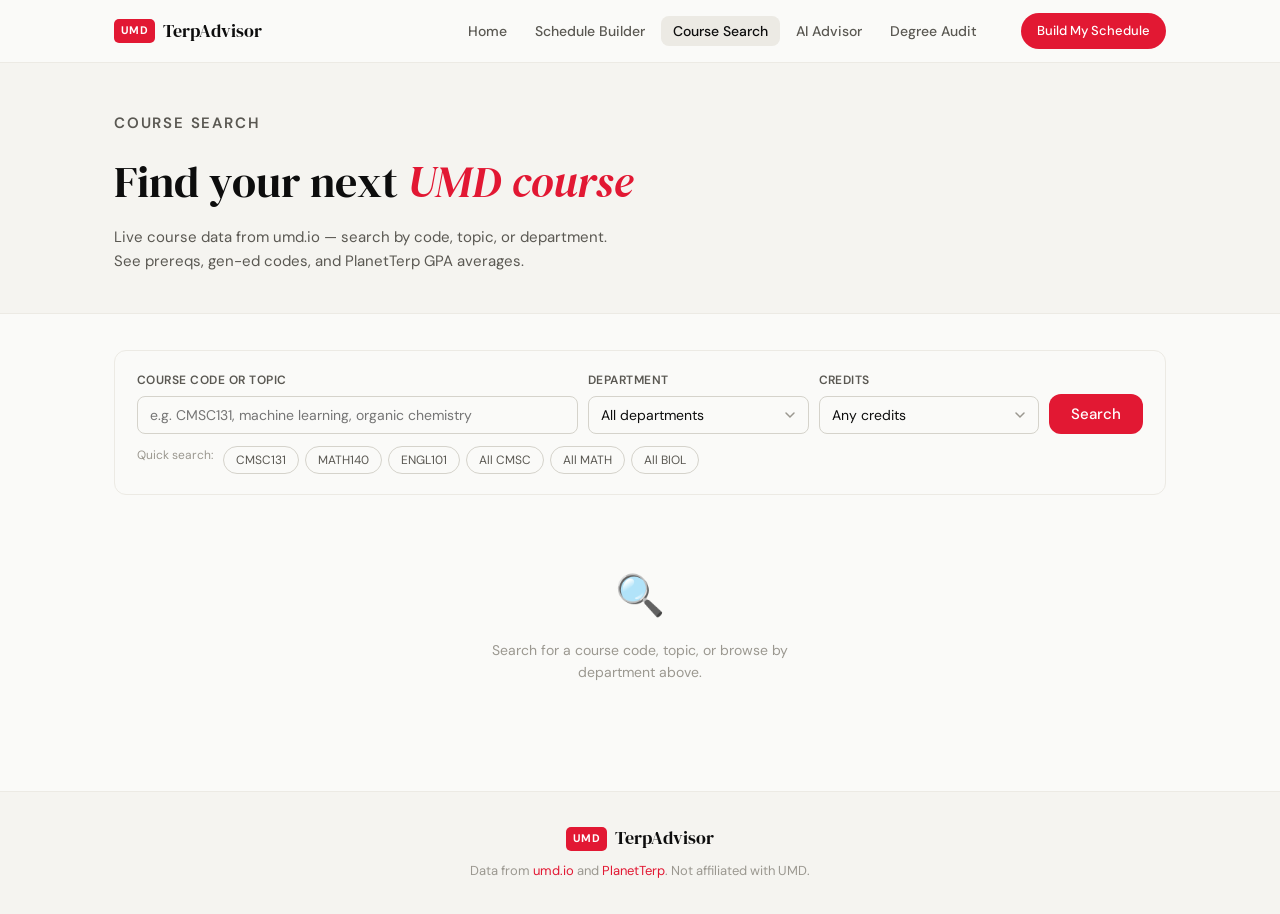
<file: pages/courses.html>
<!DOCTYPE html>
<html lang="en">
<head>
  <meta charset="UTF-8"/>
  <meta name="viewport" content="width=device-width,initial-scale=1.0"/>
  <title>Course Search — TerpAdvisor</title>
  <link rel="preconnect" href="https://fonts.googleapis.com"/>
  <link rel="preconnect" href="https://fonts.gstatic.com" crossorigin/>
  <link href="https://fonts.googleapis.com/css2?family=DM+Serif+Display:ital@0;1&family=DM+Sans:wght@300;400;500;600&display=swap" rel="stylesheet"/>
  <link rel="stylesheet" href="../css/style.css"/>
</head>
<body>

<header class="site-header">
  <nav class="nav-inner">
    <a href="../index.html" class="logo">
      <span class="logo-badge">UMD</span><span class="logo-text">TerpAdvisor</span>
    </a>
    <ul class="nav-links">
      <li><a href="../index.html" class="nav-link">Home</a></li>
      <li><a href="builder.html" class="nav-link">Schedule Builder</a></li>
      <li><a href="courses.html" class="nav-link active">Course Search</a></li>
      <li><a href="advisor.html" class="nav-link">AI Advisor</a></li>
      <li><a href="audit.html" class="nav-link">Degree Audit</a></li>
    </ul>
    <a href="builder.html" class="cta-btn">Build My Schedule</a>
    <button class="hamburger" id="hamburger" aria-label="Open menu"><span></span><span></span><span></span></button>
  </nav>
  <div class="mobile-menu" id="mobileMenu">
    <a href="../index.html">Home</a>
    <a href="builder.html">Schedule Builder</a>
    <a href="courses.html">Course Search</a>
    <a href="advisor.html">AI Advisor</a>
    <a href="audit.html">Degree Audit</a>
  </div>
</header>

<section class="page-hero">
  <div class="container">
    <p class="section-eyebrow">Course Search</p>
    <h1>Find your next <em>UMD course</em></h1>
    <p>Live course data from umd.io — search by code, topic, or department. See prereqs, gen-ed codes, and PlanetTerp GPA averages.</p>
  </div>
</section>

<main class="page-body">
  <div class="container">

    <!-- Search bar -->
    <div class="card" style="margin-bottom:20px;">
      <div style="display:flex;gap:10px;flex-wrap:wrap;align-items:flex-end;">
        <div class="field" style="flex:2;min-width:200px;margin-bottom:0;">
          <label>Course code or topic</label>
          <input type="text" id="searchQ" placeholder="e.g. CMSC131, machine learning, organic chemistry" onkeydown="if(event.key==='Enter')doSearch()"/>
        </div>
        <div class="field" style="flex:1;min-width:160px;margin-bottom:0;">
          <label>Department</label>
          <select id="deptFilter">
            <option value="">All departments</option>
            <option value="CMSC">CMSC – Computer Science</option>
            <option value="MATH">MATH – Mathematics</option>
            <option value="ENGL">ENGL – English</option>
            <option value="BMGT">BMGT – Business</option>
            <option value="PHYS">PHYS – Physics</option>
            <option value="CHEM">CHEM – Chemistry</option>
            <option value="BIOL">BIOL – Biology</option>
            <option value="PSYC">PSYC – Psychology</option>
            <option value="HIST">HIST – History</option>
            <option value="ECON">ECON – Economics</option>
            <option value="ENEE">ENEE – Electrical Engineering</option>
            <option value="ENME">ENME – Mechanical Engineering</option>
            <option value="KNES">KNES – Kinesiology</option>
            <option value="SOCY">SOCY – Sociology</option>
            <option value="GVPT">GVPT – Government &amp; Politics</option>
            <option value="LING">LING – Linguistics</option>
            <option value="MUSC">MUSC – Music</option>
            <option value="ARTH">ARTH – Art History</option>
            <option value="PHIL">PHIL – Philosophy</option>
            <option value="STAT">STAT – Statistics</option>
          </select>
        </div>
        <div class="field" style="flex:1;min-width:130px;margin-bottom:0;">
          <label>Credits</label>
          <select id="crFilter">
            <option value="">Any credits</option>
            <option value="1">1 credit</option>
            <option value="2">2 credits</option>
            <option value="3">3 credits</option>
            <option value="4">4 credits</option>
          </select>
        </div>
        <div style="margin-bottom:0;">
          <button class="btn-red" id="searchBtn" onclick="doSearch()" style="width:auto;padding:10px 22px;">Search</button>
        </div>
      </div>
      <div style="margin-top:12px;display:flex;flex-wrap:wrap;gap:6px;">
        <span style="font-size:12px;color:#9B9890;margin-right:4px;">Quick search:</span>
        <button class="chip" onclick="quickSearch('CMSC131')">CMSC131</button>
        <button class="chip" onclick="quickSearch('MATH140')">MATH140</button>
        <button class="chip" onclick="quickSearch('ENGL101')">ENGL101</button>
        <button class="chip" onclick="quickSearch('','CMSC')">All CMSC</button>
        <button class="chip" onclick="quickSearch('','MATH')">All MATH</button>
        <button class="chip" onclick="quickSearch('','BIOL')">All BIOL</button>
      </div>
    </div>

    <!-- Results -->
    <div id="resultsWrap">
      <div class="empty-state">
        <div class="empty-state-icon">🔍</div>
        <p>Search for a course code, topic, or browse by department above.</p>
      </div>
    </div>

  </div>
</main>

<footer class="site-footer">
  <div class="container footer-inner">
    <div class="footer-brand"><span class="logo-badge">UMD</span><span class="logo-text">TerpAdvisor</span></div>
    <p class="footer-note">Data from <a href="https://umd.io" target="_blank">umd.io</a> and <a href="https://planetterp.com" target="_blank">PlanetTerp</a>. Not affiliated with UMD.</p>
  </div>
</footer>

<script src="../js/api.js"></script>
<script src="../js/nav.js"></script>
<script>
function quickSearch(q, dept) {
  if (q) document.getElementById('searchQ').value = q;
  if (dept) document.getElementById('deptFilter').value = dept;
  doSearch();
}

async function doSearch() {
  const q = document.getElementById('searchQ').value.trim();
  const dept = document.getElementById('deptFilter').value;
  const cr = document.getElementById('crFilter').value;
  if (!q && !dept) { alert('Please enter a search term or select a department.'); return; }

  const btn = document.getElementById('searchBtn');
  btn.disabled = true; btn.textContent = '…';
  const wrap = document.getElementById('resultsWrap');
  wrap.innerHTML = `<div class="empty-state"><div class="empty-state-icon">🔄</div><p>Fetching courses from umd.io…</p></div>`;

  let courses = [];
  try {
    const isCode = /^[A-Z]{2,4}\d/i.test(q);
    if (isCode) {
      const c = await umdCourseById(q);
      if (c) courses = [c];
    } else if (dept) {
      courses = await umdCourses(dept, 20);
      if (q) courses = courses.filter(c => c.name?.toLowerCase().includes(q.toLowerCase()));
    } else {
      // topic search across multiple depts
      const searchDepts = ['CMSC','MATH','ENGL','BMGT','PHYS','CHEM','BIOL','PSYC','HIST','ECON','SOCY','GVPT','KNES','ENEE','STAT'];
      for (const d of searchDepts) {
        try {
          const arr = await umdCourses(d, 20);
          const hits = arr.filter(c => c.name?.toLowerCase().includes(q.toLowerCase()) || c.course_id?.toLowerCase().includes(q.toLowerCase()));
          courses.push(...hits);
          if (courses.length >= 12) break;
        } catch(e) {}
      }
    }
    if (cr) courses = courses.filter(c => String(c.credits) === cr);
  } catch(e) {}

  if (!courses.length) {
    wrap.innerHTML = `<div class="empty-state"><div class="empty-state-icon">😕</div><p>No courses found. Try a different search or department filter.</p></div>`;
    btn.disabled = false; btn.textContent = 'Search';
    return;
  }

  wrap.innerHTML = `<p style="font-size:13px;color:#9B9890;margin-bottom:14px;">${courses.length} course${courses.length !== 1 ? 's' : ''} found</p>`;

  for (const c of courses.slice(0, 12)) {
    const pt = await ptCourse(c.code_id || c.course_id);
    const gpa = pt?.average_gpa ? parseFloat(pt.average_gpa).toFixed(2) : null;
    const profs = pt?.professors?.slice(0, 3).join(', ') || null;
    const geneds = [...(c.gen_ed || []), ...(c.core || [])].join(', ');
    const prereqs = c.relationships?.prereqs?.[0] || null;
    const div = document.createElement('div');
    div.className = 'course-card';
    div.innerHTML = `
      <div class="course-card-top">
        <div>
          <div class="course-code">${c.course_id} &nbsp;<span style="font-weight:400;font-size:11px;color:#9B9890;">${c.credits || '?'} credits · ${c.department || ''}</span></div>
          <div class="course-name">${c.name}</div>
        </div>
        <div class="course-actions">
          <a href="builder.html?must=${encodeURIComponent(c.course_id)}" class="action-btn">Add to plan</a>
          <a href="advisor.html?q=${encodeURIComponent('Tell me about ' + c.course_id + ' ' + c.name)}" class="action-btn">Ask advisor</a>
        </div>
      </div>
      <div class="course-desc">${(c.description || '').slice(0, 200)}${(c.description || '').length > 200 ? '…' : ''}</div>
      <div class="course-meta">
        ${gpa ? `<span class="pill pill-green">Avg GPA: ${gpa}</span>` : ''}
        ${geneds ? `<span class="pill pill-blue">${geneds}</span>` : ''}
        ${profs ? `<span class="pill pill-gray">Taught by: ${profs}</span>` : ''}
      </div>
      ${prereqs ? `<div class="prereq-note">⚠ Prereqs: ${prereqs.slice(0, 100)}${prereqs.length > 100 ? '…' : ''}</div>` : ''}`;
    wrap.appendChild(div);
  }

  btn.disabled = false; btn.textContent = 'Search';
}

// Handle ?must= from builder links
window.addEventListener('DOMContentLoaded', () => {
  const params = new URLSearchParams(location.search);
  const must = params.get('must');
  if (must) { document.getElementById('searchQ').value = must; doSearch(); }
});
</script>

</body>
</html>
</file>
<file: css/style.css>
/* ─── Reset & Base ─────────────────────────────────── */
*, *::before, *::after { box-sizing: border-box; margin: 0; padding: 0; }

:root {
  --red: #E21833;
  --red-dark: #B8121F;
  --red-light: #FCE8EB;
  --gold: #FFD200;
  --black: #0D0D0D;
  --white: #FAFAF8;
  --gray-50: #F5F4F0;
  --gray-100: #ECEAE4;
  --gray-200: #D5D3CB;
  --gray-400: #9B9890;
  --gray-600: #5A5852;
  --gray-800: #2A2926;
  --serif: 'DM Serif Display', Georgia, serif;
  --sans: 'DM Sans', system-ui, sans-serif;
  --radius: 12px;
  --radius-sm: 8px;
  --radius-lg: 20px;
  --shadow: 0 2px 12px rgba(0,0,0,0.08);
  --shadow-md: 0 8px 32px rgba(0,0,0,0.12);
  --shadow-lg: 0 20px 60px rgba(0,0,0,0.16);
  --transition: 0.2s ease;
}

html { scroll-behavior: smooth; }

body {
  font-family: var(--sans);
  background: var(--white);
  color: var(--black);
  font-size: 16px;
  line-height: 1.6;
  -webkit-font-smoothing: antialiased;
}

a { color: inherit; text-decoration: none; }
img { display: block; max-width: 100%; }

.container {
  max-width: 1100px;
  margin: 0 auto;
  padding: 0 24px;
}

/* ─── Typography ───────────────────────────────────── */
.section-eyebrow {
  font-size: 12px;
  font-weight: 600;
  letter-spacing: .12em;
  text-transform: uppercase;
  color: var(--red);
  margin-bottom: 12px;
}
.section-title {
  font-family: var(--serif);
  font-size: clamp(28px, 4vw, 42px);
  font-weight: 400;
  line-height: 1.15;
  color: var(--black);
  margin-bottom: 48px;
}
.section-title em {
  font-style: italic;
  color: var(--red);
}

/* ─── Buttons ──────────────────────────────────────── */
.btn-primary {
  display: inline-flex;
  align-items: center;
  gap: 8px;
  background: var(--red);
  color: #fff;
  font-family: var(--sans);
  font-size: 15px;
  font-weight: 500;
  padding: 13px 26px;
  border-radius: 100px;
  border: none;
  cursor: pointer;
  transition: background var(--transition), transform var(--transition), box-shadow var(--transition);
  text-decoration: none;
}
.btn-primary:hover { background: var(--red-dark); transform: translateY(-1px); box-shadow: 0 6px 20px rgba(226,24,51,0.3); }
.btn-primary span { transition: transform var(--transition); }
.btn-primary:hover span { transform: translateX(3px); }

.btn-ghost {
  display: inline-flex;
  align-items: center;
  gap: 8px;
  background: transparent;
  color: var(--gray-800);
  font-family: var(--sans);
  font-size: 15px;
  font-weight: 500;
  padding: 13px 26px;
  border-radius: 100px;
  border: 1.5px solid var(--gray-200);
  cursor: pointer;
  transition: border-color var(--transition), background var(--transition);
  text-decoration: none;
}
.btn-ghost:hover { border-color: var(--gray-400); background: var(--gray-50); }

.btn-red {
  display: inline-flex;
  align-items: center;
  justify-content: center;
  gap: 8px;
  background: var(--red);
  color: #fff;
  font-family: var(--sans);
  font-size: 15px;
  font-weight: 500;
  padding: 13px 28px;
  border-radius: var(--radius);
  border: none;
  cursor: pointer;
  width: 100%;
  transition: background var(--transition), transform var(--transition);
}
.btn-red:hover { background: var(--red-dark); transform: translateY(-1px); }
.btn-red:disabled { opacity: .5; cursor: not-allowed; transform: none; }

/* ─── Form elements ────────────────────────────────── */
input, select, textarea {
  font-family: var(--sans);
  font-size: 14px;
  color: var(--black);
  background: var(--white);
  border: 1.5px solid var(--gray-200);
  border-radius: var(--radius-sm);
  padding: 9px 12px;
  width: 100%;
  transition: border-color var(--transition), box-shadow var(--transition);
  outline: none;
  appearance: none;
}
input:focus, select:focus, textarea:focus {
  border-color: var(--red);
  box-shadow: 0 0 0 3px rgba(226,24,51,0.1);
}
textarea { resize: vertical; line-height: 1.5; }
select {
  background-image: url("data:image/svg+xml,%3Csvg xmlns='http://www.w3.org/2000/svg' width='12' height='12' viewBox='0 0 12 12'%3E%3Cpath d='M2 4l4 4 4-4' stroke='%239B9890' stroke-width='1.5' fill='none' stroke-linecap='round'/%3E%3C/svg%3E");
  background-repeat: no-repeat;
  background-position: right 12px center;
  padding-right: 32px;
}

label {
  display: block;
  font-size: 12px;
  font-weight: 600;
  letter-spacing: .04em;
  text-transform: uppercase;
  color: var(--gray-600);
  margin-bottom: 5px;
}

.field { margin-bottom: 16px; }
.g2 { display: grid; grid-template-columns: 1fr 1fr; gap: 14px; }
.g3 { display: grid; grid-template-columns: 1fr 1fr 1fr; gap: 14px; }
.g4 { display: grid; grid-template-columns: repeat(4, 1fr); gap: 14px; }
@media(max-width:600px){ .g2,.g3,.g4{ grid-template-columns:1fr; } }
@media(max-width:800px){ .g3,.g4{ grid-template-columns:1fr 1fr; } }

/* ─── Cards ────────────────────────────────────────── */
.card {
  background: var(--white);
  border: 1.5px solid var(--gray-100);
  border-radius: var(--radius);
  padding: 20px 22px;
  margin-bottom: 16px;
}
.card-title {
  font-size: 11px;
  font-weight: 600;
  letter-spacing: .1em;
  text-transform: uppercase;
  color: var(--gray-400);
  margin-bottom: 16px;
}

/* ─── Stat cards ───────────────────────────────────── */
.stat-card {
  background: var(--gray-50);
  border-radius: var(--radius-sm);
  padding: 14px 16px;
}
.stat-card .lbl { font-size: 11px; color: var(--gray-600); margin-bottom: 4px; }
.stat-card .val { font-size: 24px; font-weight: 600; line-height: 1; }

/* ─── Pills ────────────────────────────────────────── */
.pill {
  display: inline-block;
  font-size: 11px;
  padding: 3px 9px;
  border-radius: 100px;
  font-weight: 500;
}
.pill-red { background: var(--red-light); color: var(--red-dark); }
.pill-green { background: #EAF3DE; color: #27500A; }
.pill-blue { background: #E6F1FB; color: #0C447C; }
.pill-amber { background: #FAEEDA; color: #633806; }
.pill-gray { background: var(--gray-100); color: var(--gray-600); }

/* ─── Navigation ───────────────────────────────────── */
.site-header {
  position: sticky;
  top: 0;
  z-index: 100;
  background: rgba(250,250,248,0.92);
  backdrop-filter: blur(12px);
  border-bottom: 1px solid var(--gray-100);
}
.nav-inner {
  max-width: 1100px;
  margin: 0 auto;
  padding: 0 24px;
  height: 62px;
  display: flex;
  align-items: center;
  gap: 32px;
}
.logo {
  display: flex;
  align-items: center;
  gap: 8px;
  text-decoration: none;
  flex-shrink: 0;
}
.logo-badge {
  background: var(--red);
  color: #fff;
  font-size: 11px;
  font-weight: 700;
  padding: 3px 7px;
  border-radius: 5px;
  letter-spacing: .04em;
}
.logo-text {
  font-family: var(--serif);
  font-size: 18px;
  color: var(--black);
}
.nav-links {
  display: flex;
  list-style: none;
  gap: 4px;
  margin-left: auto;
}
.nav-link {
  font-size: 14px;
  font-weight: 500;
  color: var(--gray-600);
  padding: 6px 12px;
  border-radius: 8px;
  transition: color var(--transition), background var(--transition);
  text-decoration: none;
}
.nav-link:hover, .nav-link.active {
  color: var(--black);
  background: var(--gray-100);
}
.cta-btn {
  background: var(--red);
  color: #fff;
  font-size: 13px;
  font-weight: 500;
  padding: 8px 16px;
  border-radius: 100px;
  text-decoration: none;
  transition: background var(--transition);
  white-space: nowrap;
  flex-shrink: 0;
}
.cta-btn:hover { background: var(--red-dark); }
.hamburger {
  display: none;
  flex-direction: column;
  gap: 5px;
  background: none;
  border: none;
  cursor: pointer;
  padding: 4px;
  margin-left: auto;
}
.hamburger span {
  display: block;
  width: 22px;
  height: 2px;
  background: var(--black);
  border-radius: 2px;
  transition: var(--transition);
}
.mobile-menu {
  display: none;
  flex-direction: column;
  background: var(--white);
  border-top: 1px solid var(--gray-100);
  padding: 12px 24px 20px;
}
.mobile-menu a {
  font-size: 15px;
  font-weight: 500;
  color: var(--gray-800);
  padding: 10px 0;
  border-bottom: 1px solid var(--gray-100);
}
.mobile-menu.open { display: flex; }

@media(max-width:780px){
  .nav-links, .cta-btn { display: none; }
  .hamburger { display: flex; }
}

/* ─── Hero ─────────────────────────────────────────── */
.hero {
  min-height: 88vh;
  display: flex;
  align-items: center;
  position: relative;
  overflow: hidden;
  padding: 80px 24px 60px;
  gap: 60px;
  max-width: 1100px;
  margin: 0 auto;
}
.hero-bg {
  position: absolute;
  inset: 0;
  z-index: 0;
  pointer-events: none;
}
.hero-grid {
  position: absolute;
  inset: 0;
  background-image:
    linear-gradient(var(--gray-100) 1px, transparent 1px),
    linear-gradient(90deg, var(--gray-100) 1px, transparent 1px);
  background-size: 48px 48px;
  opacity: .5;
  mask-image: linear-gradient(to bottom, transparent, rgba(0,0,0,0.15) 20%, rgba(0,0,0,0.15) 80%, transparent);
}
.hero-content {
  position: relative;
  z-index: 1;
  flex: 1;
  min-width: 0;
  animation: fadeUp .6s ease both;
}
.hero-badge {
  display: inline-block;
  font-size: 12px;
  font-weight: 600;
  letter-spacing: .08em;
  text-transform: uppercase;
  color: var(--red);
  background: var(--red-light);
  padding: 5px 12px;
  border-radius: 100px;
  margin-bottom: 20px;
}
.hero-title {
  font-family: var(--serif);
  font-size: clamp(38px, 6vw, 68px);
  font-weight: 400;
  line-height: 1.1;
  margin-bottom: 20px;
  color: var(--black);
}
.hero-title em {
  font-style: italic;
  color: var(--red);
}
.hero-sub {
  font-size: 17px;
  color: var(--gray-600);
  max-width: 500px;
  margin-bottom: 32px;
  line-height: 1.65;
}
.hero-actions {
  display: flex;
  gap: 12px;
  flex-wrap: wrap;
  margin-bottom: 40px;
}
.hero-stats {
  display: flex;
  align-items: center;
  gap: 20px;
}
.hstat { display: flex; flex-direction: column; gap: 2px; }
.hstat-n { font-size: 22px; font-weight: 600; color: var(--black); }
.hstat-l { font-size: 12px; color: var(--gray-400); }
.hstat-div { width: 1px; height: 32px; background: var(--gray-200); }

.hero-card-float {
  position: relative;
  z-index: 1;
  flex-shrink: 0;
  animation: fadeUp .6s .15s ease both;
}
.float-card {
  background: var(--white);
  border: 1.5px solid var(--gray-100);
  border-radius: var(--radius-lg);
  padding: 20px;
  width: 280px;
  box-shadow: var(--shadow-lg);
}
.fc-header {
  display: flex;
  justify-content: space-between;
  align-items: center;
  margin-bottom: 14px;
  padding-bottom: 12px;
  border-bottom: 1.5px solid var(--gray-100);
}
.fc-sem { font-size: 13px; font-weight: 600; }
.fc-cr { font-size: 12px; color: var(--gray-400); }
.fc-course {
  display: grid;
  grid-template-columns: auto 1fr;
  grid-template-rows: auto auto;
  column-gap: 10px;
  padding: 9px 0;
  border-bottom: 1px solid var(--gray-100);
}
.fc-course:last-of-type { border-bottom: none; }
.fc-code { font-size: 11px; font-weight: 700; color: var(--red); grid-row: 1; }
.fc-name { font-size: 12px; font-weight: 500; grid-row: 1; white-space: nowrap; overflow: hidden; text-overflow: ellipsis; }
.fc-time { font-size: 11px; color: var(--gray-400); grid-column: 2; grid-row: 2; }
.fc-footer {
  display: flex;
  justify-content: space-between;
  align-items: center;
  margin-top: 12px;
  padding-top: 12px;
  border-top: 1.5px solid var(--gray-100);
}
.fc-gpa { font-size: 12px; color: var(--gray-600); }
.fc-tag { font-size: 11px; background: #EAF3DE; color: #27500A; padding: 2px 8px; border-radius: 100px; font-weight: 500; }

@media(max-width:860px){
  .hero { flex-direction: column; min-height: auto; padding-top: 60px; }
  .hero-card-float { align-self: stretch; }
  .float-card { width: 100%; }
}

/* ─── How it works ─────────────────────────────────── */
.how-section {
  background: var(--gray-50);
  padding: 80px 0;
  border-top: 1px solid var(--gray-100);
  border-bottom: 1px solid var(--gray-100);
}
.steps-grid {
  display: grid;
  grid-template-columns: repeat(3, 1fr);
  gap: 24px;
}
@media(max-width:700px){ .steps-grid { grid-template-columns: 1fr; } }
.step-card {
  background: var(--white);
  border: 1.5px solid var(--gray-100);
  border-radius: var(--radius);
  padding: 28px 24px;
  position: relative;
  transition: box-shadow var(--transition), transform var(--transition);
}
.step-card:hover { box-shadow: var(--shadow-md); transform: translateY(-3px); }
.step-num {
  font-family: var(--serif);
  font-size: 48px;
  color: var(--red-light);
  line-height: 1;
  margin-bottom: 12px;
}
.step-card h3 { font-size: 17px; font-weight: 600; margin-bottom: 10px; }
.step-card p { font-size: 14px; color: var(--gray-600); line-height: 1.65; }

/* ─── Features ─────────────────────────────────────── */
.features-section { padding: 80px 0; }
.features-grid {
  display: grid;
  grid-template-columns: repeat(2, 1fr);
  gap: 16px;
}
@media(max-width:700px){ .features-grid { grid-template-columns: 1fr; } }
.feature-card {
  background: var(--white);
  border: 1.5px solid var(--gray-100);
  border-radius: var(--radius-lg);
  padding: 28px 26px;
  display: flex;
  flex-direction: column;
  gap: 10px;
  text-decoration: none;
  color: inherit;
  transition: box-shadow var(--transition), transform var(--transition), border-color var(--transition);
  cursor: pointer;
}
.feature-card:hover { box-shadow: var(--shadow-md); transform: translateY(-3px); border-color: var(--gray-200); }
.feature-card--primary { background: var(--black); color: #fff; border-color: var(--black); }
.feature-card--primary p { color: var(--gray-200); }
.feature-card--primary .feat-link { color: var(--gold); }
.feat-icon { font-size: 28px; }
.feature-card h3 { font-size: 19px; font-weight: 600; }
.feature-card p { font-size: 14px; color: var(--gray-600); line-height: 1.65; flex: 1; }
.feat-link { font-size: 13px; font-weight: 600; color: var(--red); }

/* ─── Footer ───────────────────────────────────────── */
.site-footer {
  background: var(--gray-50);
  border-top: 1px solid var(--gray-100);
  padding: 32px 0;
}
.footer-inner {
  display: flex;
  flex-direction: column;
  align-items: center;
  gap: 8px;
}
.footer-brand { display: flex; align-items: center; gap: 8px; }
.footer-note { font-size: 13px; color: var(--gray-400); text-align: center; }
.footer-note a { color: var(--red); }
.footer-note a:hover { text-decoration: underline; }
.footer-copy { font-size: 12px; }

/* ─── Page layout (inner pages) ────────────────────── */
.page-hero {
  background: var(--gray-50);
  border-bottom: 1px solid var(--gray-100);
  padding: 48px 0 40px;
}
.page-hero h1 {
  font-family: var(--serif);
  font-size: clamp(28px, 4vw, 44px);
  font-weight: 400;
  margin-bottom: 8px;
}
.page-hero h1 em { font-style: italic; color: var(--red); }
.page-hero p { font-size: 15px; color: var(--gray-600); max-width: 520px; }
.page-body { padding: 36px 0 60px; }

/* ─── Tab nav (inner pages) ─────────────────────────── */
.tab-nav {
  display: flex;
  gap: 2px;
  border-bottom: 1.5px solid var(--gray-100);
  margin-bottom: 28px;
}
.tab-btn {
  padding: 10px 16px;
  font-size: 14px;
  font-weight: 500;
  color: var(--gray-600);
  background: none;
  border: none;
  border-bottom: 2px solid transparent;
  margin-bottom: -1.5px;
  cursor: pointer;
  transition: color var(--transition);
  white-space: nowrap;
}
.tab-btn.active {
  color: var(--black);
  border-bottom-color: var(--red);
}
.tab-btn:hover:not(.active) { color: var(--black); }
.tab-pane { display: none; }
.tab-pane.active { display: block; }

/* ─── Chat UI ──────────────────────────────────────── */
.chat-wrap {
  background: var(--gray-50);
  border: 1.5px solid var(--gray-100);
  border-radius: var(--radius);
  padding: 16px;
  min-height: 280px;
  max-height: 420px;
  overflow-y: auto;
  display: flex;
  flex-direction: column;
  gap: 12px;
  margin-bottom: 14px;
}
.msg { max-width: 85%; display: flex; flex-direction: column; gap: 3px; }
.msg.user { align-self: flex-end; align-items: flex-end; }
.msg.assistant { align-self: flex-start; }
.msg-lbl { font-size: 11px; color: var(--gray-400); padding: 0 4px; }
.bubble {
  padding: 10px 14px;
  border-radius: 14px;
  font-size: 14px;
  line-height: 1.6;
}
.msg.user .bubble { background: var(--red); color: #fff; border-bottom-right-radius: 4px; }
.msg.assistant .bubble { background: var(--white); border: 1.5px solid var(--gray-100); border-bottom-left-radius: 4px; }
.chat-input-row { display: flex; gap: 8px; }
.chat-input-row textarea {
  flex: 1;
  height: 52px;
  resize: none;
  border-radius: var(--radius-sm);
}
.chat-send-btn {
  height: 52px;
  padding: 0 18px;
  font-size: 14px;
  white-space: nowrap;
  background: var(--red);
  color: #fff;
  border: none;
  border-radius: var(--radius-sm);
  cursor: pointer;
  font-family: var(--sans);
  font-weight: 500;
  transition: background var(--transition);
}
.chat-send-btn:hover { background: var(--red-dark); }
.chat-send-btn:disabled { opacity: .5; cursor: not-allowed; }
.quick-chips { display: flex; flex-wrap: wrap; gap: 6px; margin-bottom: 12px; }
.chip {
  font-size: 12px;
  padding: 5px 12px;
  border: 1.5px solid var(--gray-200);
  border-radius: 100px;
  background: var(--white);
  color: var(--gray-600);
  cursor: pointer;
  transition: border-color var(--transition), color var(--transition);
  font-family: var(--sans);
}
.chip:hover { border-color: var(--red); color: var(--red); }

/* ─── Typing indicator ─────────────────────────────── */
.typing-dot {
  display: inline-block;
  width: 7px; height: 7px;
  border-radius: 50%;
  background: var(--gray-400);
  animation: bounce 1.2s infinite;
  margin-right: 3px;
}
.typing-dot:nth-child(2){ animation-delay: .2s; }
.typing-dot:nth-child(3){ animation-delay: .4s; }
@keyframes bounce { 0%,60%,100%{transform:translateY(0)} 30%{transform:translateY(-5px)} }

/* ─── Course result cards ───────────────────────────── */
.course-card {
  background: var(--white);
  border: 1.5px solid var(--gray-100);
  border-radius: var(--radius);
  padding: 16px 18px;
  margin-bottom: 10px;
  transition: box-shadow var(--transition);
}
.course-card:hover { box-shadow: var(--shadow); }
.course-card-top { display: flex; justify-content: space-between; align-items: flex-start; gap: 12px; margin-bottom: 6px; }
.course-code { font-size: 12px; font-weight: 700; color: var(--red); }
.course-name { font-size: 15px; font-weight: 600; margin-bottom: 4px; }
.course-desc { font-size: 13px; color: var(--gray-600); line-height: 1.55; margin-bottom: 8px; }
.course-meta { display: flex; flex-wrap: wrap; gap: 6px; align-items: center; }
.course-actions { display: flex; gap: 6px; flex-shrink: 0; }
.action-btn {
  font-size: 12px;
  padding: 5px 12px;
  border: 1.5px solid var(--gray-200);
  border-radius: 8px;
  background: var(--white);
  cursor: pointer;
  font-family: var(--sans);
  color: var(--gray-800);
  white-space: nowrap;
  transition: border-color var(--transition), background var(--transition);
}
.action-btn:hover { border-color: var(--red); background: var(--red-light); }
.prereq-note {
  font-size: 11px;
  background: #FAEEDA;
  color: #633806;
  padding: 3px 9px;
  border-radius: 6px;
  display: inline-block;
  margin-top: 6px;
}

/* ─── Schedule result ──────────────────────────────── */
.sem-result-card {
  background: var(--white);
  border: 1.5px solid var(--gray-100);
  border-radius: var(--radius);
  padding: 18px 20px;
  margin-bottom: 12px;
}
.src-header { display: flex; justify-content: space-between; align-items: flex-start; margin-bottom: 10px; }
.src-code { font-size: 13px; font-weight: 700; color: var(--red); margin-bottom: 2px; }
.src-name { font-size: 15px; font-weight: 600; }
.src-reason { font-size: 12px; color: var(--gray-600); margin-top: 8px; line-height: 1.5; }

/* ─── Toggle buttons (days/times) ───────────────────── */
.toggle-group { display: flex; flex-wrap: wrap; gap: 6px; margin-top: 6px; }
.tog-btn {
  padding: 6px 13px;
  font-size: 12px;
  font-weight: 500;
  border: 1.5px solid var(--gray-200);
  border-radius: 8px;
  background: var(--white);
  color: var(--gray-600);
  cursor: pointer;
  font-family: var(--sans);
  transition: all var(--transition);
}
.tog-btn.on { background: var(--red); border-color: var(--red); color: #fff; }
.tog-btn.on-blue { background: #185FA5; border-color: #185FA5; color: #fff; }
.tog-btn:hover:not(.on):not(.on-blue) { border-color: var(--gray-400); }

/* ─── Progress bar ─────────────────────────────────── */
.progress-wrap { height: 6px; background: var(--gray-100); border-radius: 3px; overflow: hidden; margin: 8px 0; }
.progress-fill { height: 100%; background: var(--red); border-radius: 3px; transition: width .4s ease; }

/* ─── Requirement list ─────────────────────────────── */
.req-row {
  display: flex;
  align-items: center;
  gap: 12px;
  padding: 10px 0;
  border-bottom: 1px solid var(--gray-100);
  font-size: 14px;
}
.req-row:last-child { border-bottom: none; }
.req-dot { width: 10px; height: 10px; border-radius: 50%; flex-shrink: 0; }
.req-dot.done { background: #3B6D11; }
.req-dot.prog { background: #BA7517; }
.req-dot.miss { background: var(--gray-200); }
.req-label { flex: 1; }
.req-status { font-size: 12px; color: var(--gray-400); }

/* ─── Week calendar ────────────────────────────────── */
.week-cal-wrap { overflow-x: auto; margin-top: 16px; }

/* ─── Loading state ────────────────────────────────── */
.empty-state {
  text-align: center;
  padding: 48px 24px;
  color: var(--gray-400);
}
.empty-state-icon { font-size: 40px; margin-bottom: 12px; }
.empty-state p { font-size: 14px; max-width: 300px; margin: 0 auto; line-height: 1.6; }

/* ─── Animations ───────────────────────────────────── */
@keyframes fadeUp {
  from { opacity: 0; transform: translateY(20px); }
  to   { opacity: 1; transform: translateY(0); }
}
.fade-up { animation: fadeUp .5s ease both; }
.fade-up-2 { animation: fadeUp .5s .1s ease both; }
.fade-up-3 { animation: fadeUp .5s .2s ease both; }
</file>
